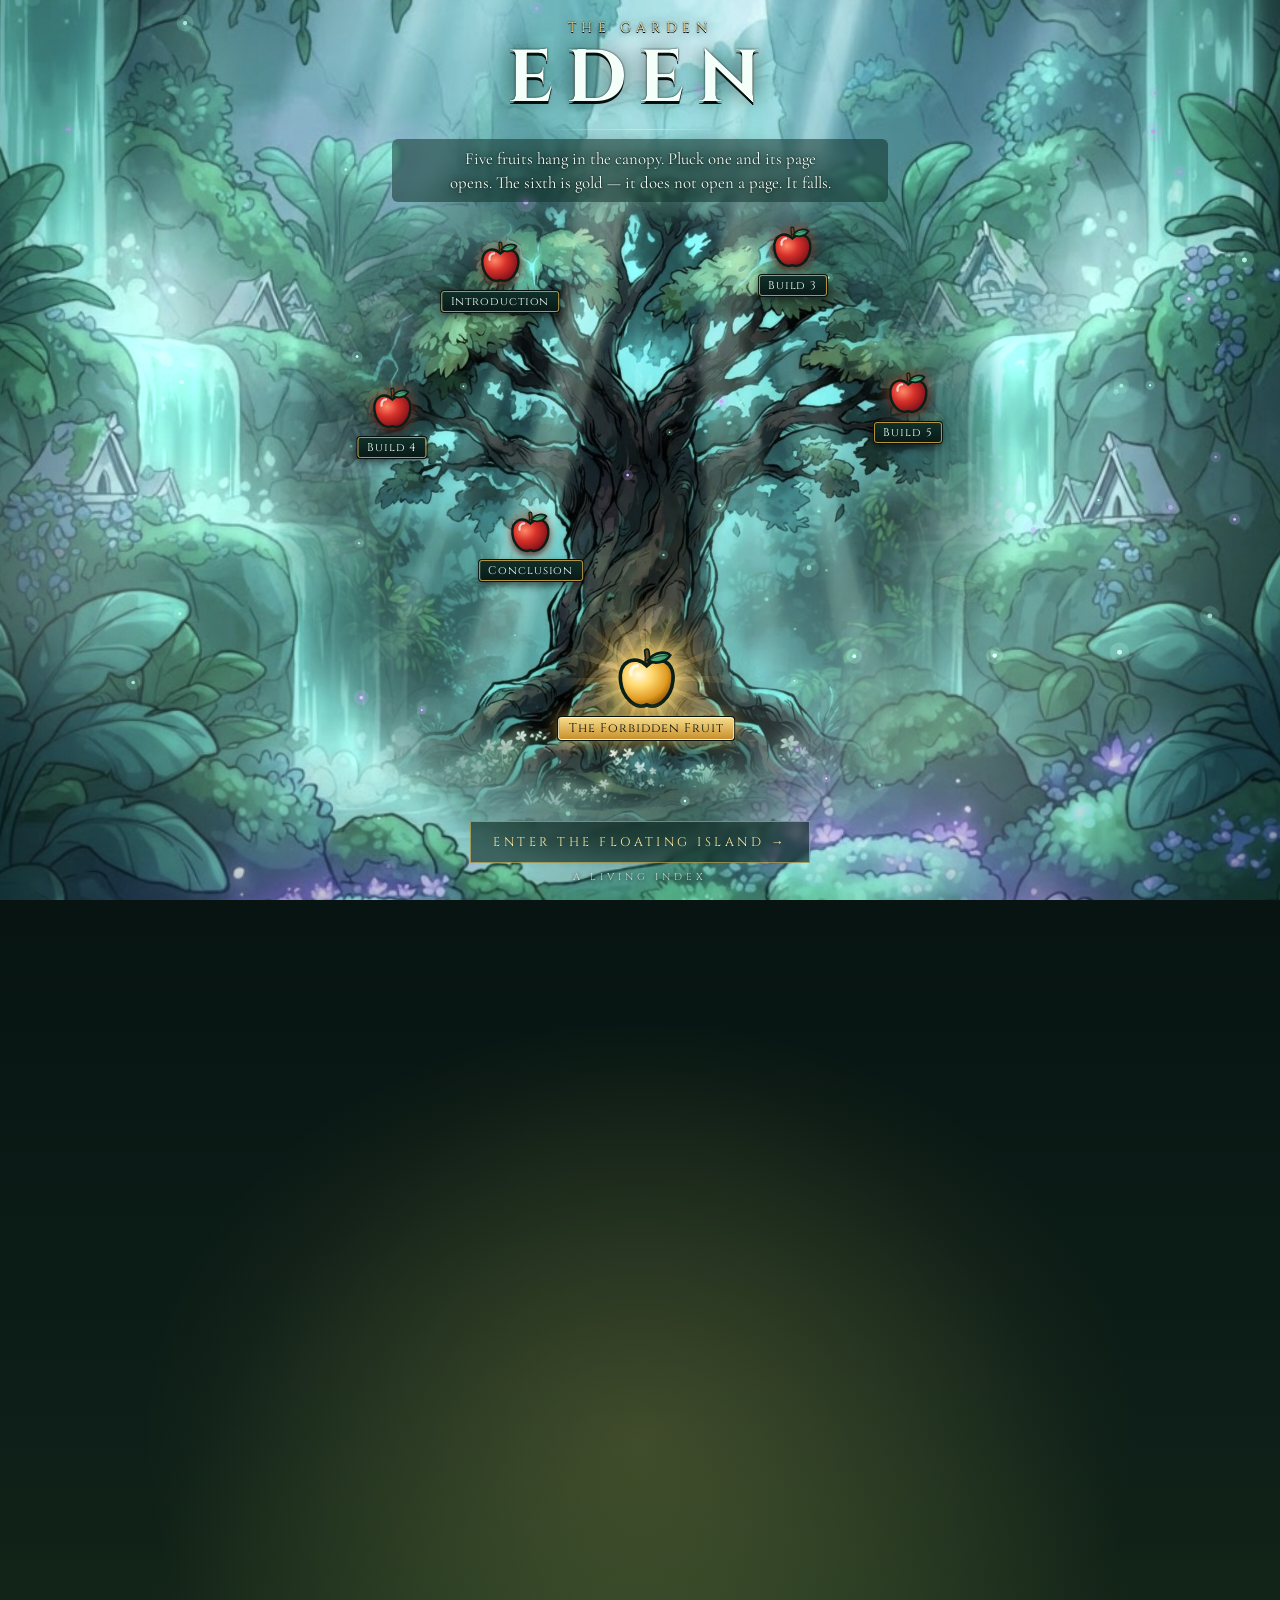
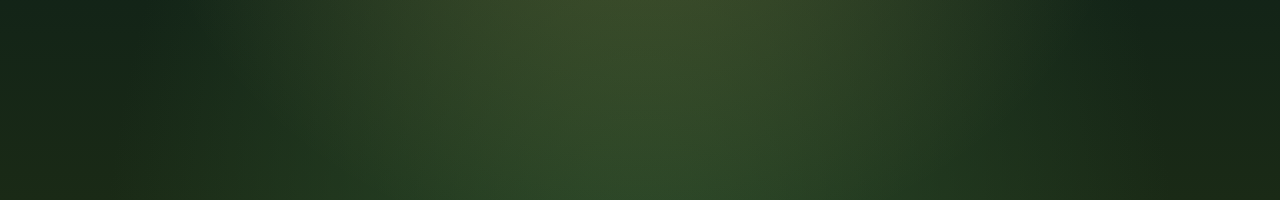
<file: eden/index.html>
<!DOCTYPE html>
<html lang="en">
<head>
  <meta charset="UTF-8" />
  <meta name="viewport" content="width=device-width, initial-scale=1.0" />
  <title>The Garden of Eden | Paradise Lost</title>
  <meta name="description" content="A glowing Garden of Eden. Pick a fruit from the tree to read an essay." />
  <link rel="preconnect" href="https://fonts.googleapis.com" />
  <link rel="preconnect" href="https://fonts.gstatic.com" crossorigin />
  <link href="https://fonts.googleapis.com/css2?family=Cinzel:wght@500;700&family=Cormorant+Garamond:ital,wght@0,500;1,500&display=swap" rel="stylesheet" />
  <link rel="stylesheet" href="garden.css?v=8" />
</head>
<body>
  <!--
    HOW TO EDIT
    - The apples and where they lead are listed in garden.js (const FRUIT at the top).
    - The essays are in the essays/ folder: open one and replace the placeholder text.
    - The Earth page is the <section id="earth"> below.
  -->

  <!-- Shared colors for the apple drawings -->
  <svg width="0" height="0" style="position:absolute" aria-hidden="true">
    <defs>
      <radialGradient id="appleRed" cx="35%" cy="35%" r="70%">
        <stop offset="0" stop-color="#ff8a6a" />
        <stop offset="0.45" stop-color="#d8322a" />
        <stop offset="1" stop-color="#7a0f18" />
      </radialGradient>
      <radialGradient id="appleGold" cx="35%" cy="32%" r="72%">
        <stop offset="0" stop-color="#fffbe0" />
        <stop offset="0.35" stop-color="#ffd970" />
        <stop offset="0.75" stop-color="#e09a22" />
        <stop offset="1" stop-color="#8a5208" />
      </radialGradient>
      <linearGradient id="leafGreen" x1="0" y1="0" x2="1" y2="1">
        <stop offset="0" stop-color="#7fe0a8" />
        <stop offset="1" stop-color="#1f7a50" />
      </linearGradient>
    </defs>
  </svg>

  <!-- ============ THE GARDEN ============ -->
  <section class="garden" id="garden" aria-label="The Garden of Eden">
    <canvas id="scene" aria-hidden="true"></canvas>
    <canvas id="fx" aria-hidden="true"></canvas>
    <header class="title">
      <p class="eyebrow">The Garden</p>
      <h1>Eden</h1>
      <div class="rule"></div>
      <p class="intro">Five fruits hang in the canopy. Pluck one and its page opens. The sixth is gold — it does not open a page. It falls.</p>
    </header>
    <div id="apples"></div>
    <div class="bottom">
      <a class="island-link" href="island.html">Enter the floating island <span aria-hidden="true">→</span></a>
      <p class="tagline">A living index</p>
    </div>
    <div class="loading" id="loading">The garden awakens…</div>
  </section>

  <!-- ============ EARTH (reached by the Forbidden Fruit) ============ -->
  <section class="earth" id="earth" aria-label="Earth">
    <div class="earth-inner">
      <p class="eyebrow">Beyond the Garden</p>
      <h2>Earth</h2>
      <p class="earth-text">This page is waiting for its design. Send the inspiration and it will be built here.</p>
      <button class="return" id="return">Return to the Garden</button>
    </div>
  </section>

  <div class="flash" id="flash" aria-hidden="true"></div>
  <script type="module" src="garden.js?v=11"></script>
</body>
</html>
</file>
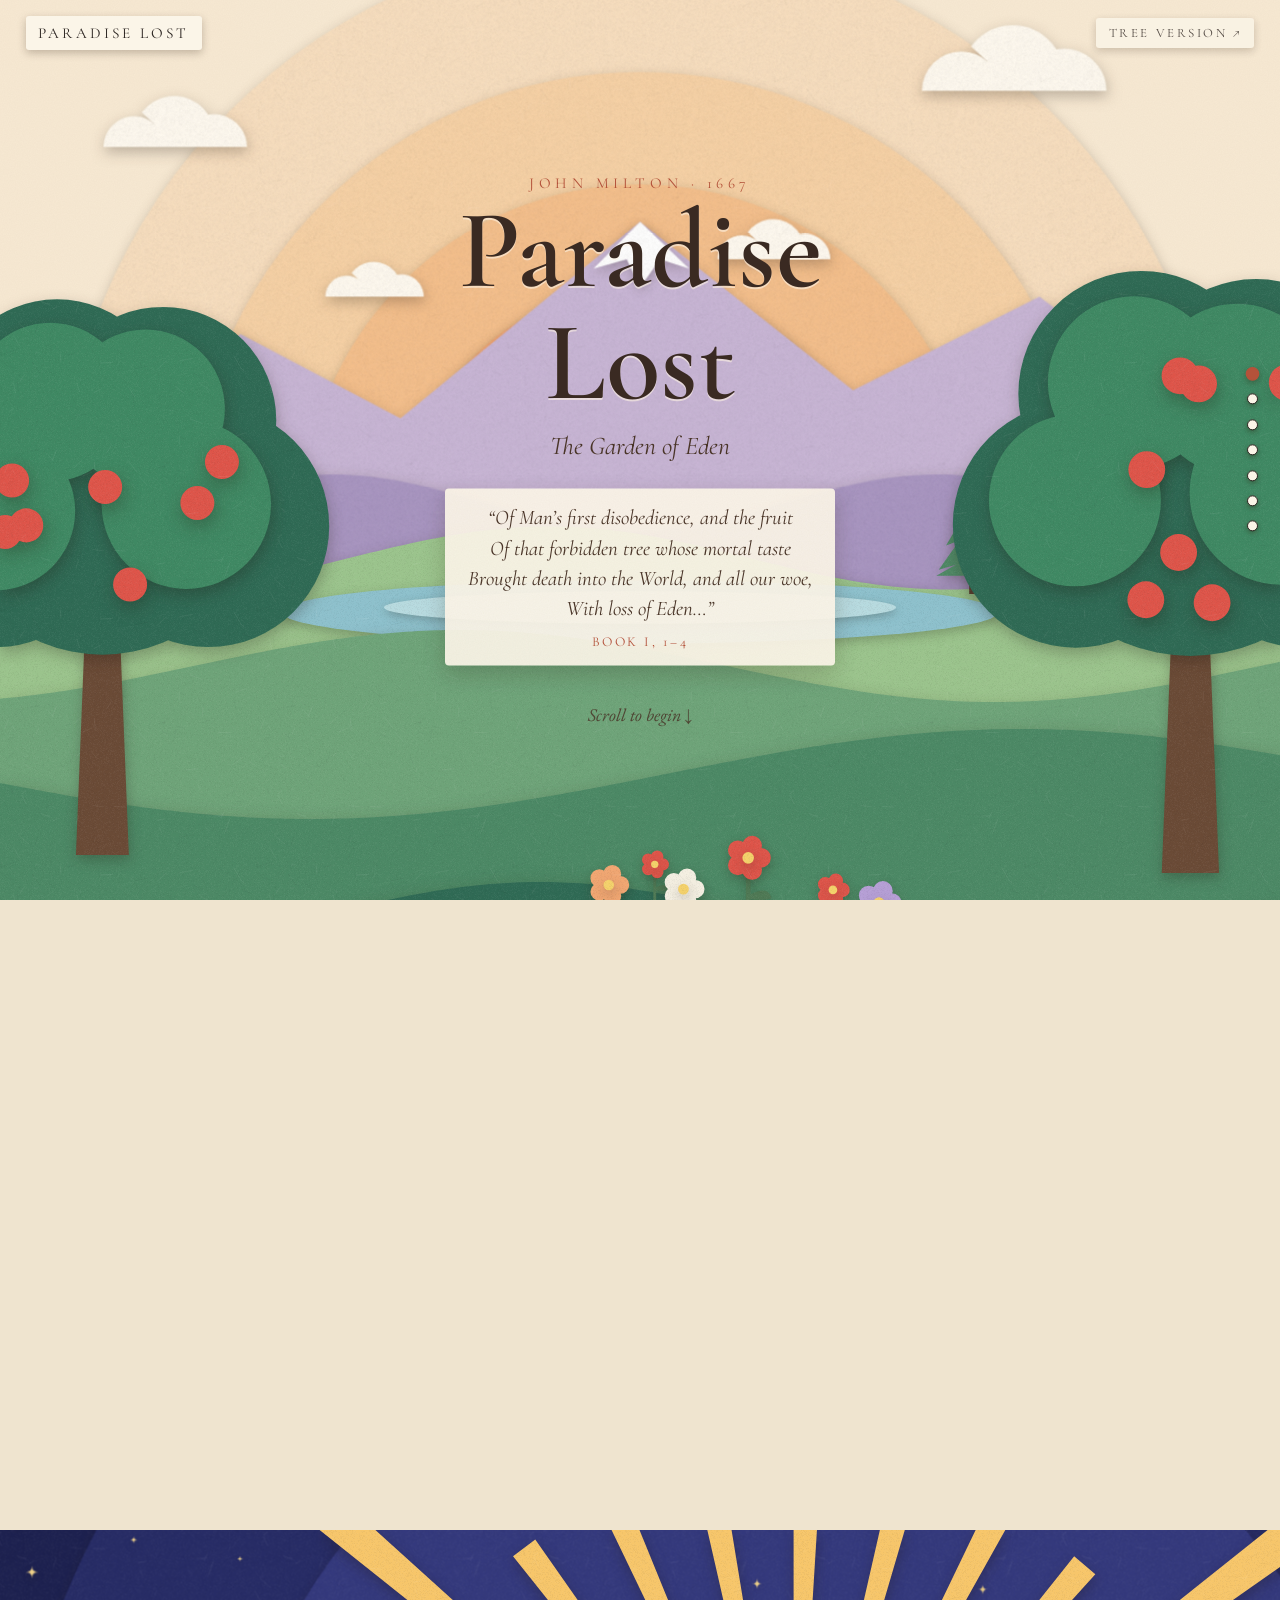
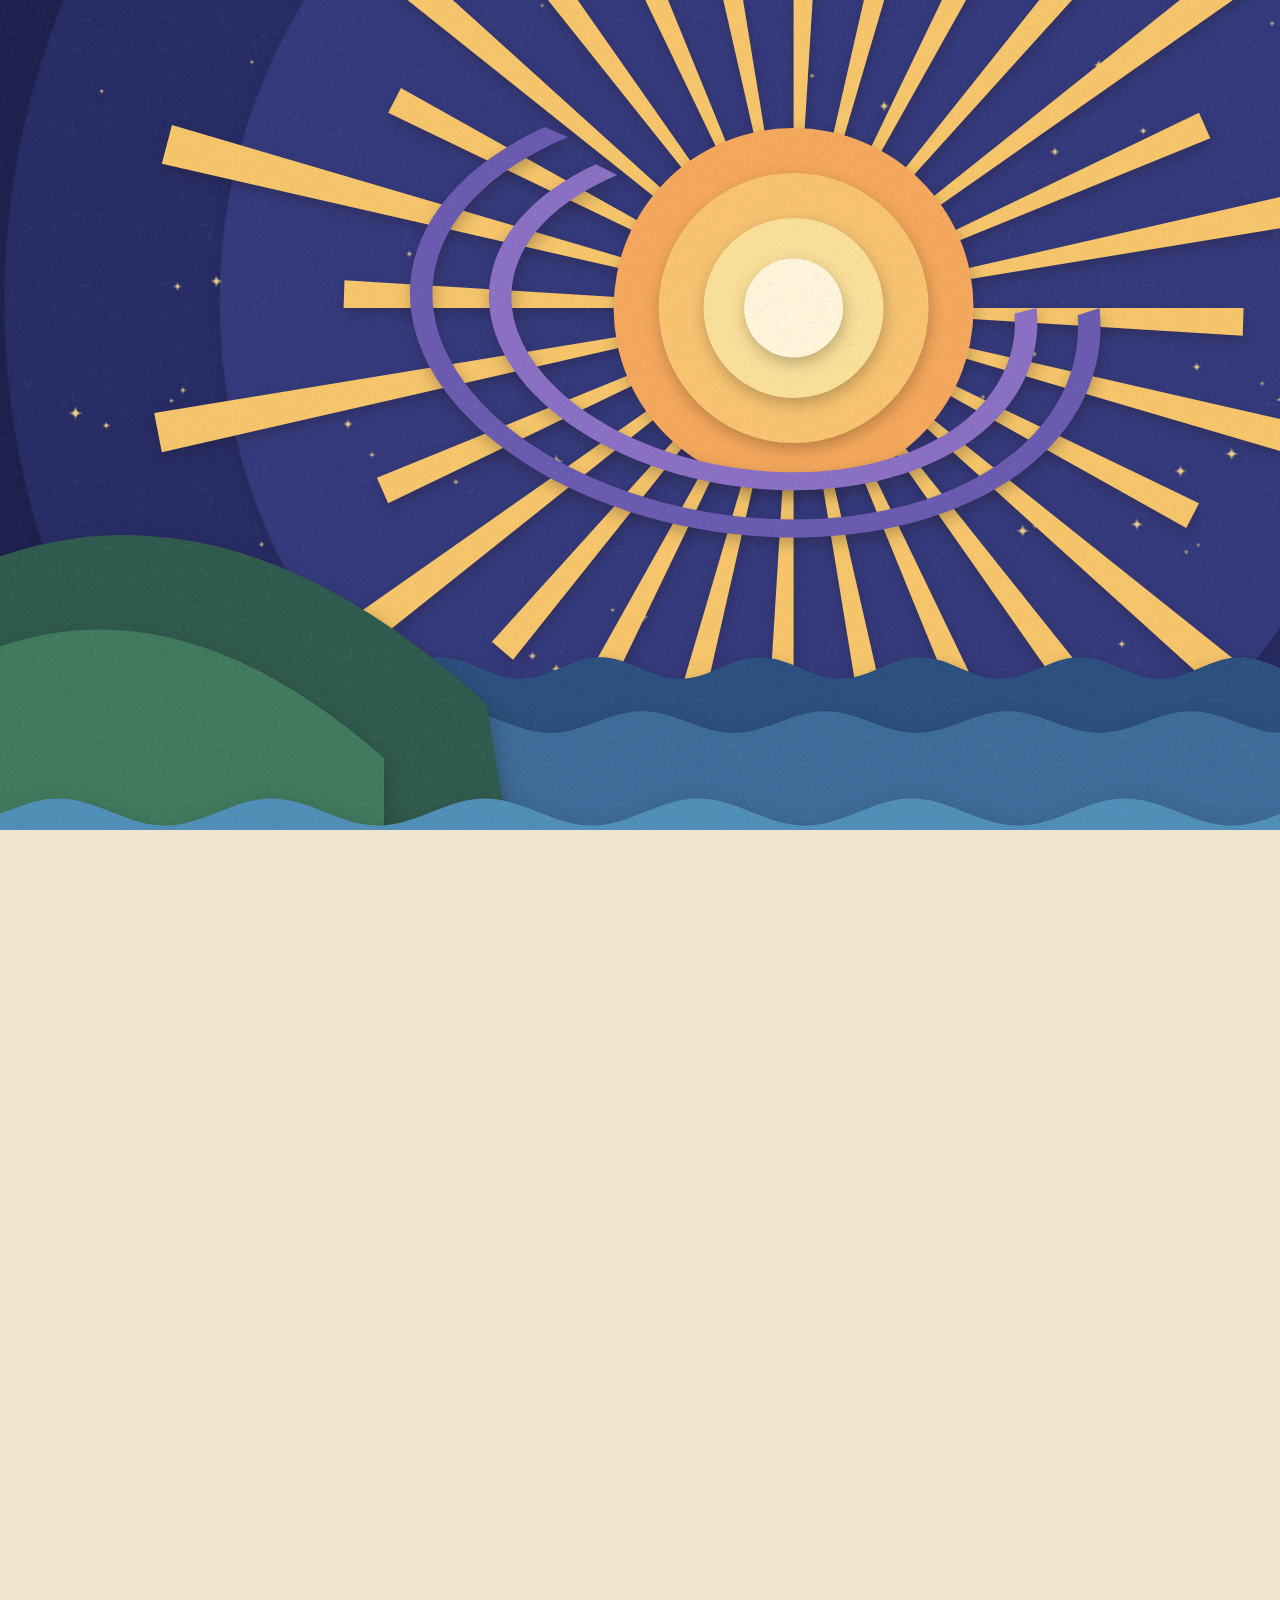
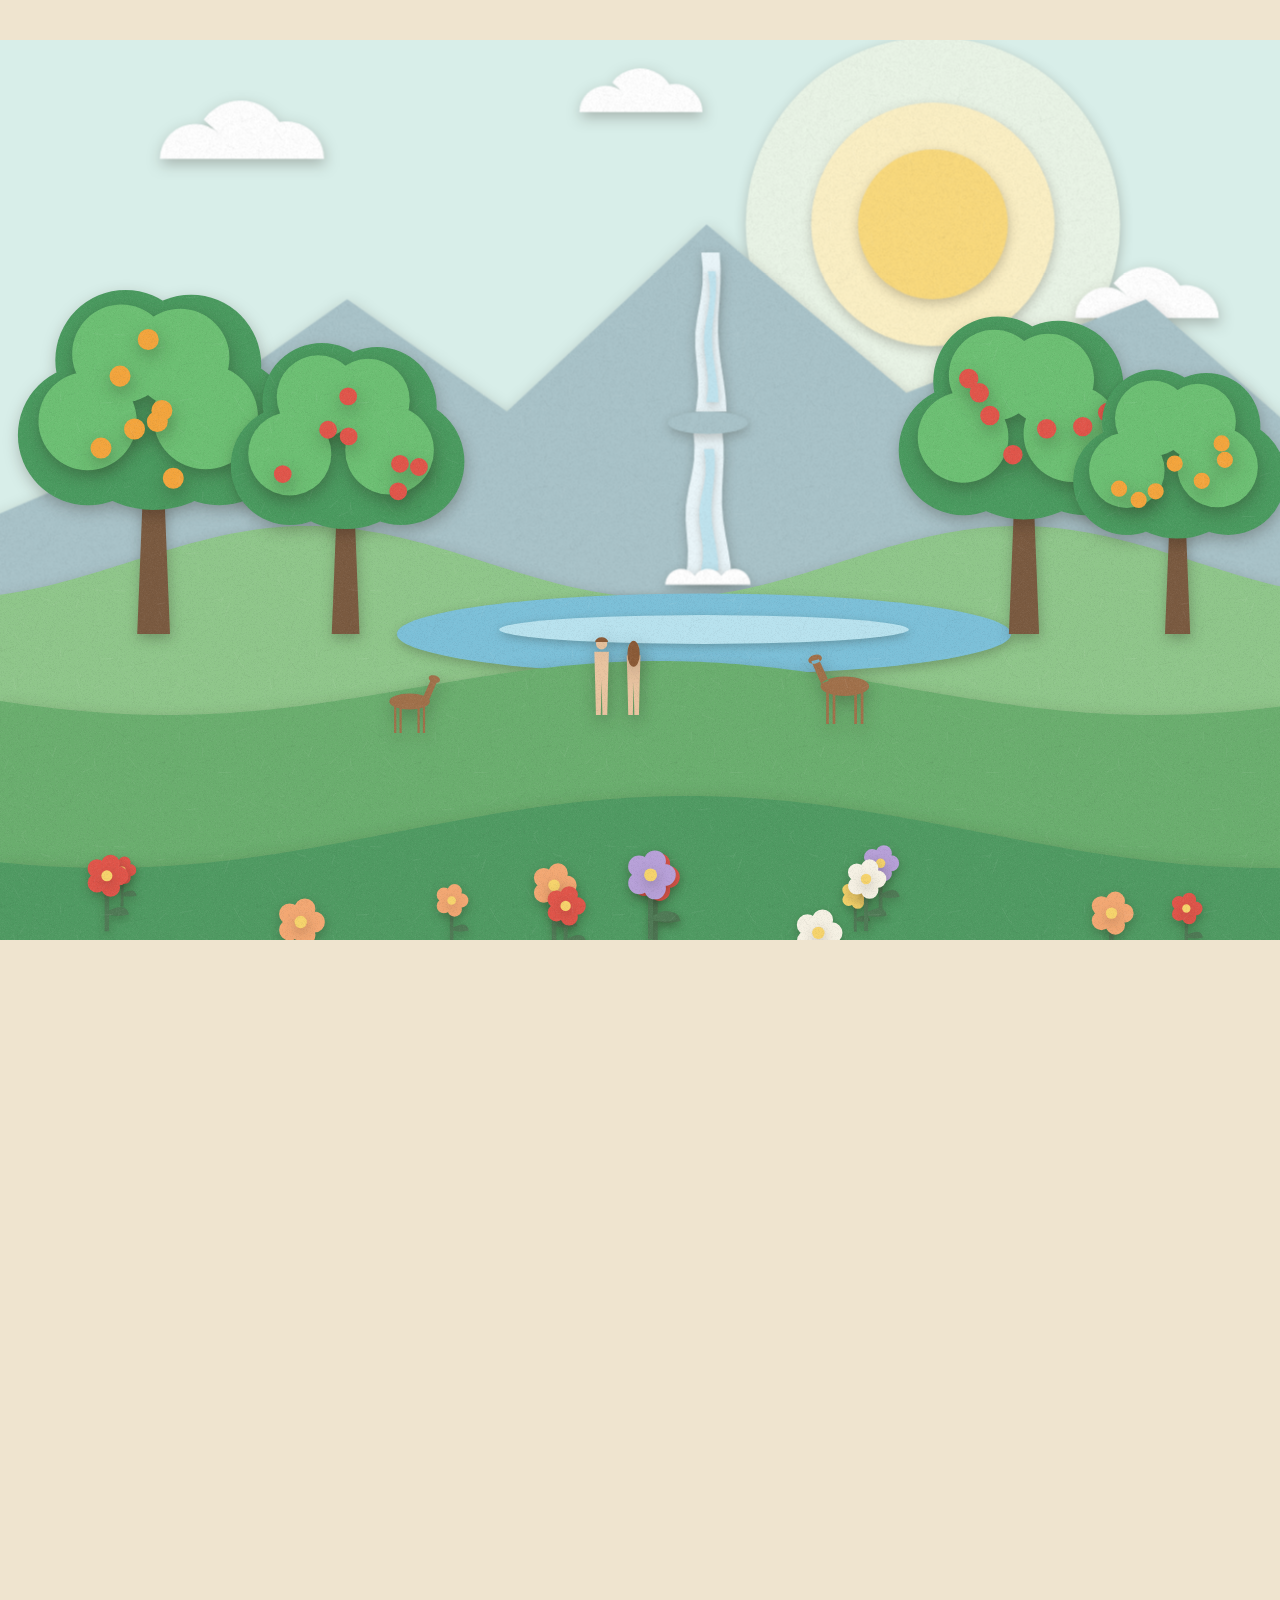
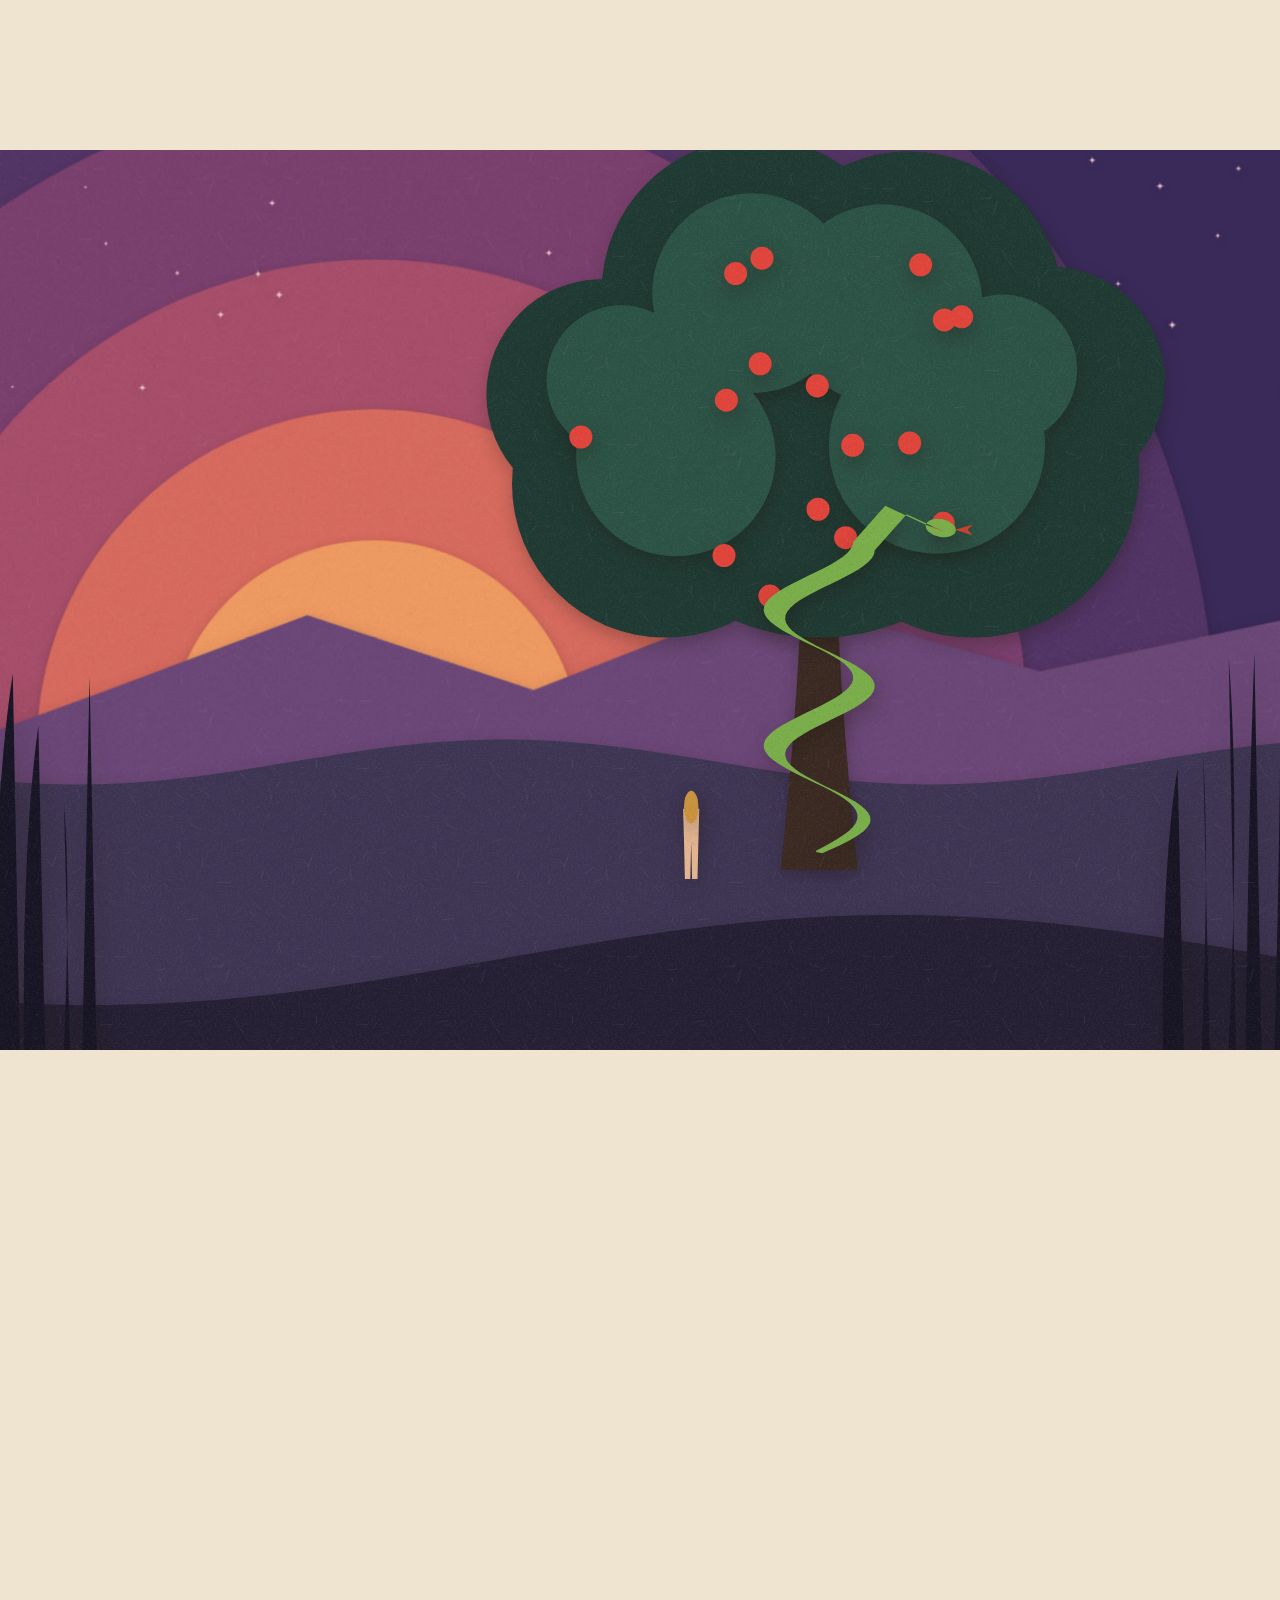
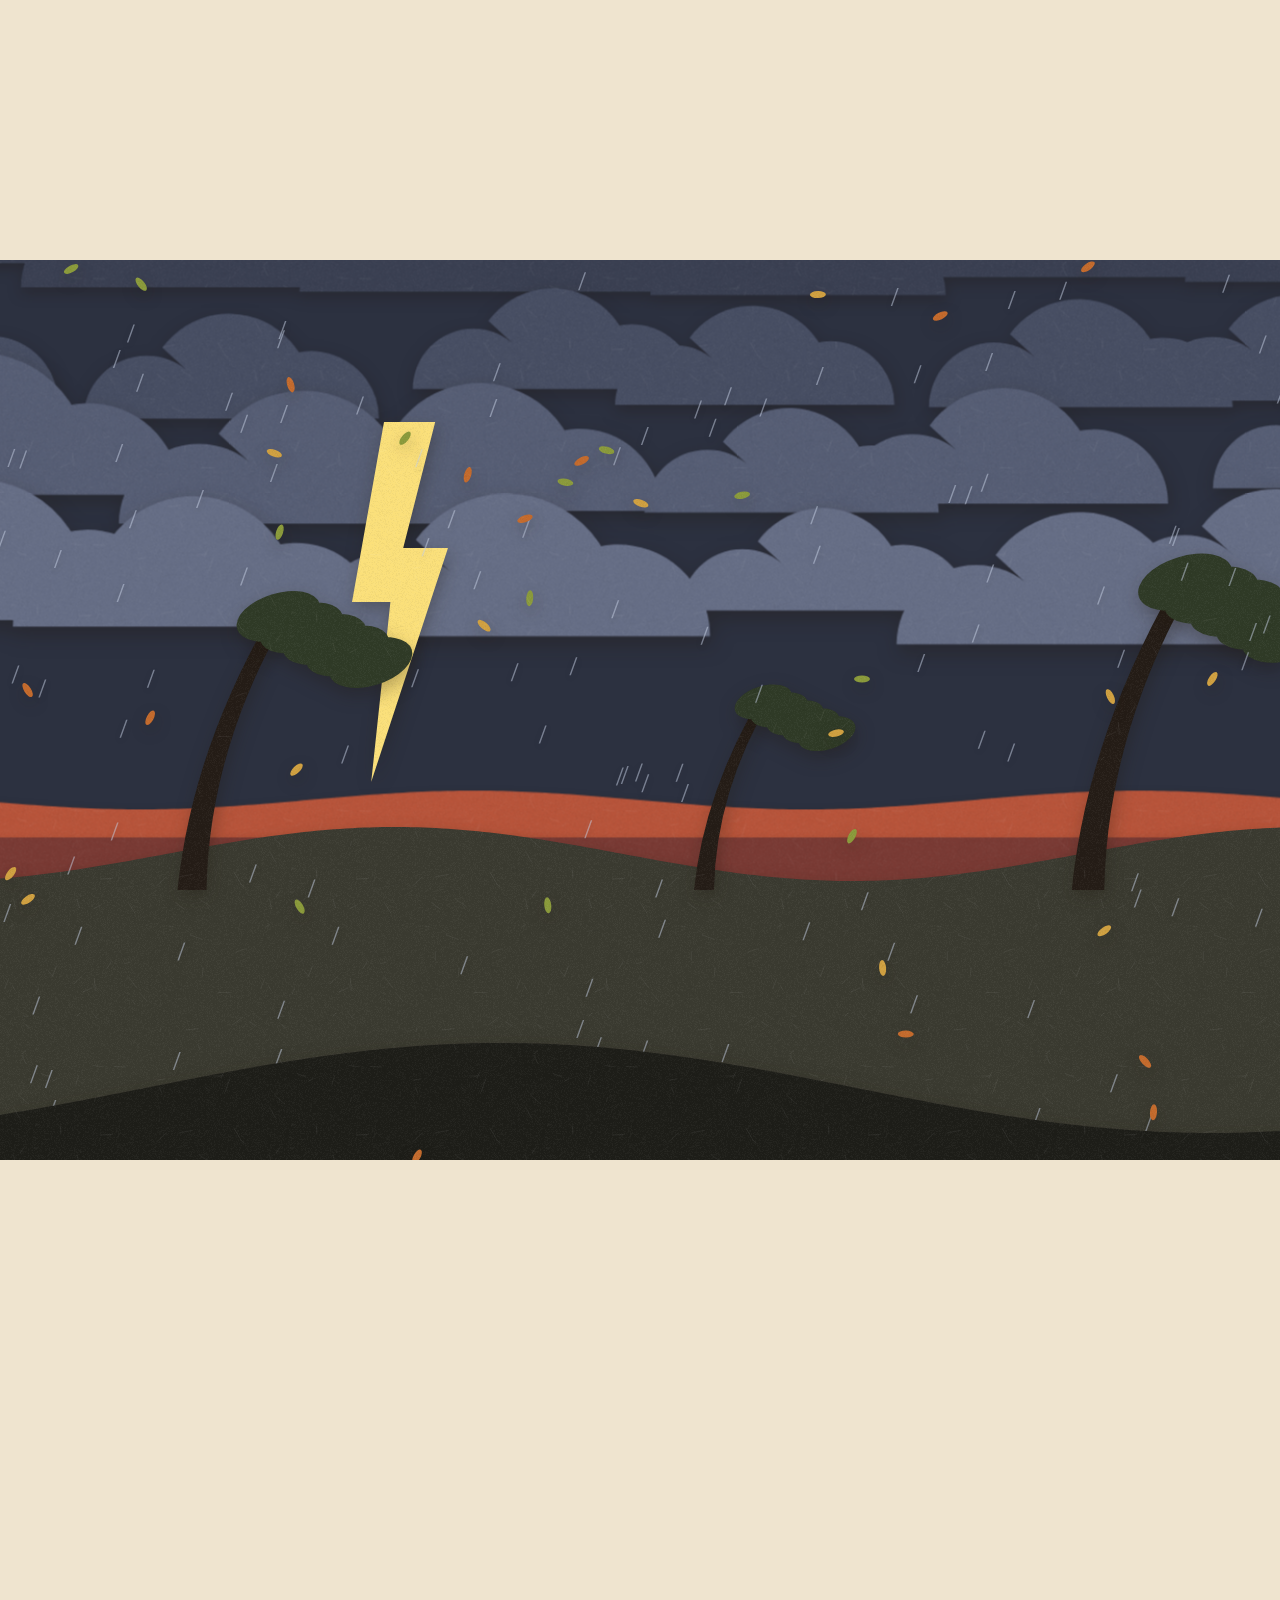
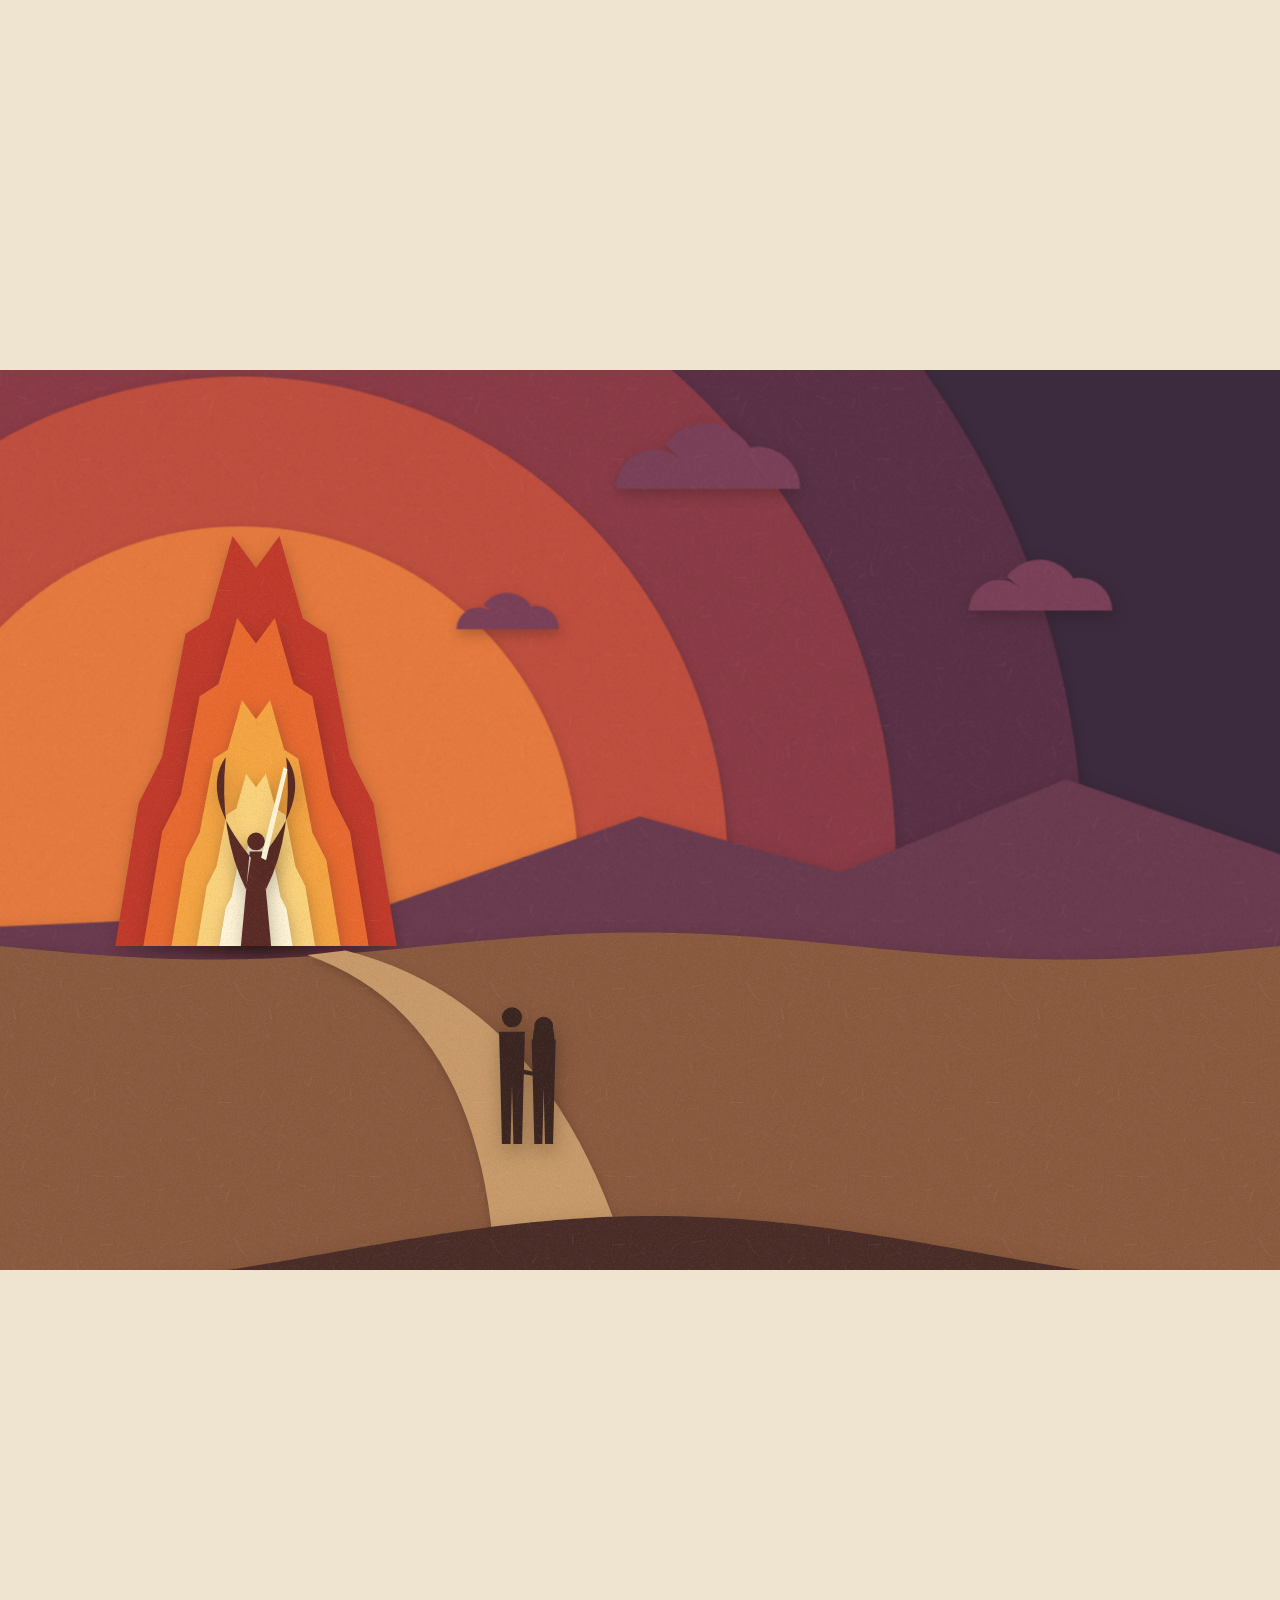
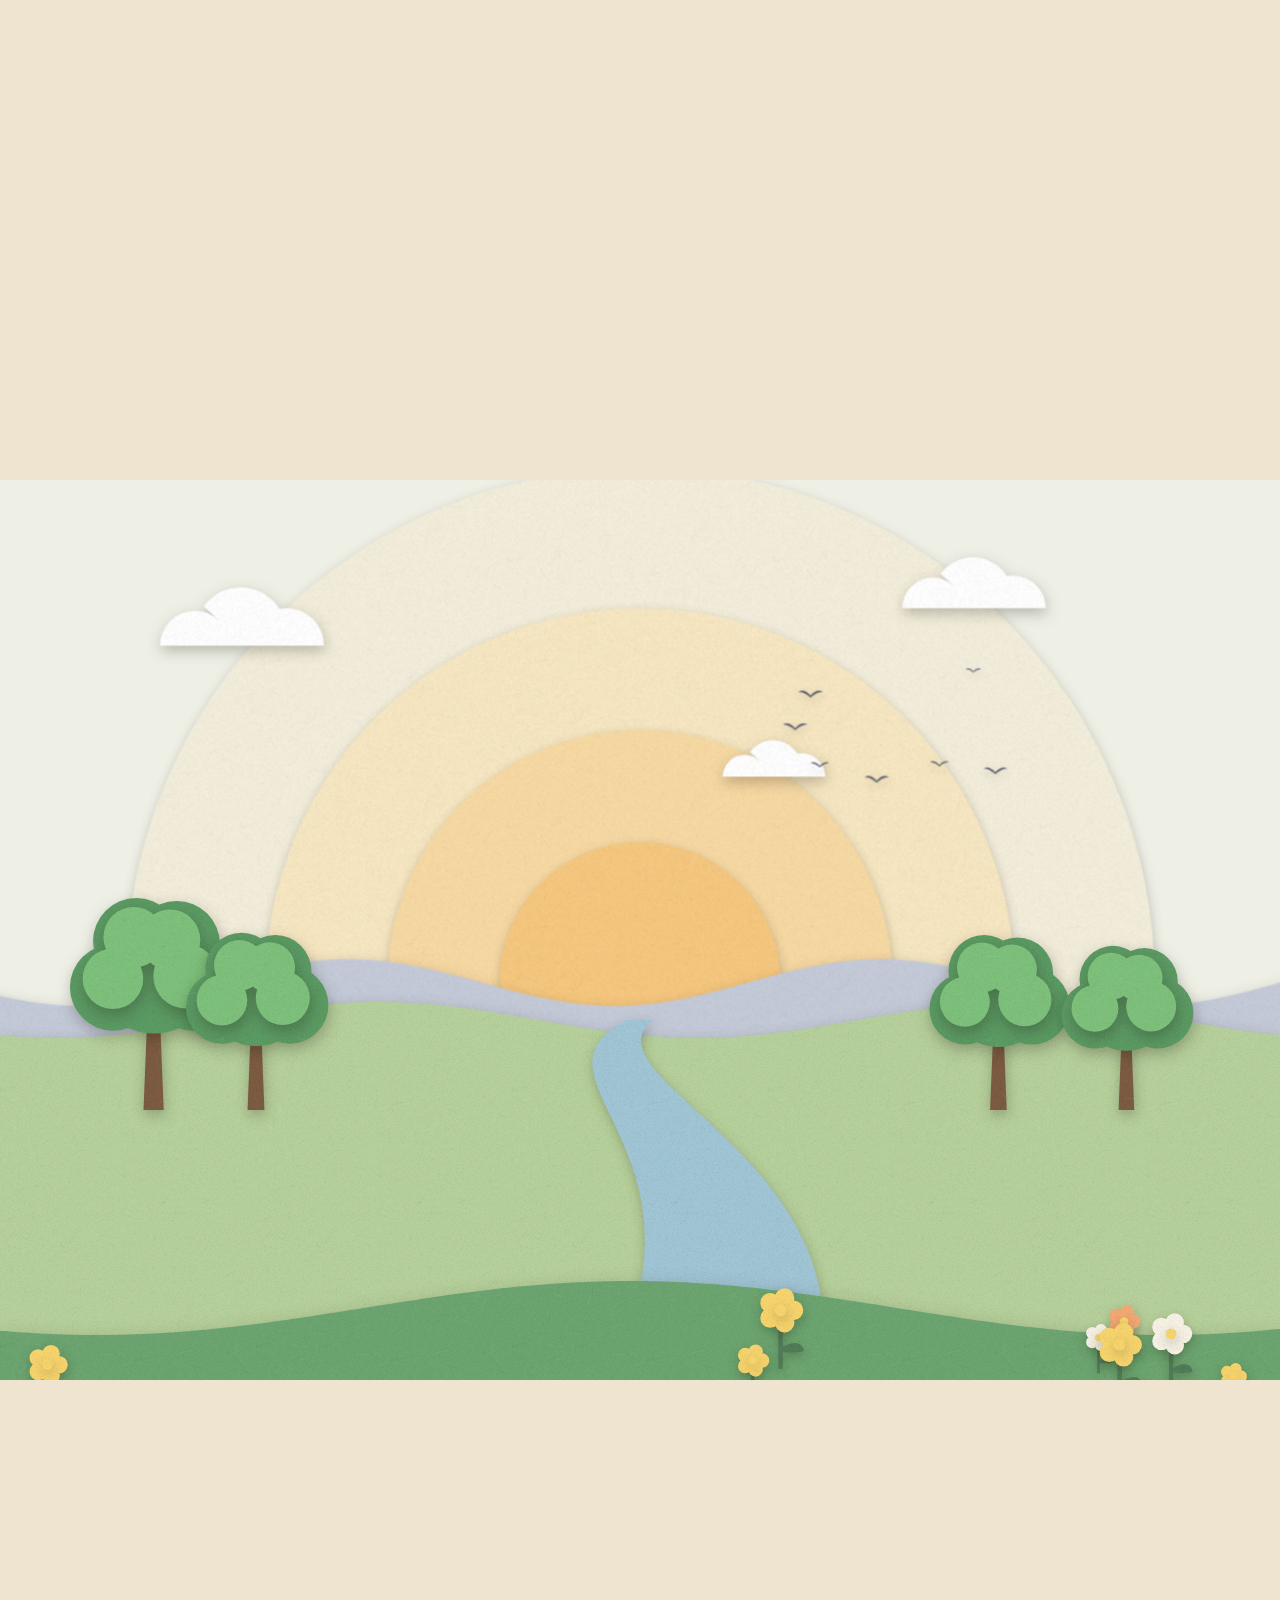
<file: story/index.html>
<!DOCTYPE html>
<html lang="en">
<head>
  <meta charset="UTF-8" />
  <meta name="viewport" content="width=device-width, initial-scale=1.0" />
  <title>Paradise Lost | The Garden of Eden</title>
  <meta name="description" content="A scrolling journey through Milton's Paradise Lost, from Creation to the Expulsion from Eden." />
  <link rel="preconnect" href="https://fonts.googleapis.com" />
  <link rel="preconnect" href="https://fonts.gstatic.com" crossorigin />
  <link href="https://fonts.googleapis.com/css2?family=Cormorant+Garamond:ital,wght@0,500;0,600;1,500&family=EB+Garamond:ital@0;1&display=swap" rel="stylesheet" />
  <link rel="stylesheet" href="story.css?v=4" />
</head>
<body>
  <!--
    HOW TO EDIT THIS PAGE
    Each <section class="scene"> below is one painted scene.
    - data-scene picks the painting (dawn, creation, garden, serpent, fall, expulsion, world).
    - Change the chapter title, quote and paragraph text inside each section.
    - Set the "Read more" link's href to a page your group makes (e.g. "creation.html").
  -->

  <header class="topbar">
    <a class="brand" href="#top">Paradise Lost</a>
    <a class="switch" href="../index.html">Tree version ↗</a>
  </header>

  <nav class="dots" aria-label="Chapters"></nav>

  <main>
    <!-- Opening -->
    <section class="scene hero" id="top" data-scene="dawn" data-title="Opening">
      <div class="stage">
        <div class="layers" aria-hidden="true"></div>
        <div class="panel center">
          <p class="kicker">John Milton · 1667</p>
          <h1>Paradise Lost</h1>
          <p class="sub">The Garden of Eden</p>
          <blockquote>
            “Of Man’s first disobedience, and the fruit<br />
            Of that forbidden tree whose mortal taste<br />
            Brought death into the World, and all our woe,<br />
            With loss of Eden…”
            <cite>Book I, 1–4</cite>
          </blockquote>
          <p class="scroll-cue">Scroll to begin <span>↓</span></p>
        </div>
      </div>
    </section>

    <!-- I. Creation -->
    <section class="scene" id="creation" data-scene="creation" data-title="Creation">
      <div class="stage">
        <div class="layers" aria-hidden="true"></div>
        <div class="panel left">
          <p class="numeral">I</p>
          <h2>Creation</h2>
          <blockquote>
            “Let there be light, said God, and forthwith light<br />
            Ethereal, first of things, quintessence pure,<br />
            Sprung from the deep…”
            <cite>Book VII, 243–245</cite>
          </blockquote>
          <p>Out of darkness and chaos, the world is made: light, sky, sea and land, and at last the first man and woman, shaped in God’s image.</p>
          <a class="more" href="">Read more</a>
        </div>
      </div>
    </section>

    <!-- II. The Garden -->
    <section class="scene" id="garden" data-scene="garden" data-title="The Garden">
      <div class="stage">
        <div class="layers" aria-hidden="true"></div>
        <div class="panel right">
          <p class="numeral">II</p>
          <h2>The Garden</h2>
          <blockquote>
            “A happy rural seat of various view…”
            <cite>Book IV, 247</cite>
          </blockquote>
          <p>Adam and Eve live in Eden: a paradise of rivers, groves, fruit and gentle animals, with only one command: do not eat from the Tree of Knowledge.</p>
          <a class="more" href="">Read more</a>
        </div>
      </div>
    </section>

    <!-- III. The Serpent -->
    <section class="scene" id="serpent" data-scene="serpent" data-title="The Serpent">
      <div class="stage">
        <div class="layers" aria-hidden="true"></div>
        <div class="panel left">
          <p class="numeral">III</p>
          <h2>The Serpent</h2>
          <blockquote>
            “The serpent subtlest beast of all the field…”
            <cite>Book IX, 86</cite>
          </blockquote>
          <p>Satan, cast out of Heaven, slips into the garden disguised as a serpent and finds Eve alone, praising her and the fruit of the forbidden tree.</p>
          <a class="more" href="">Read more</a>
        </div>
      </div>
    </section>

    <!-- IV. The Fall -->
    <section class="scene" id="fall" data-scene="fall" data-title="The Fall">
      <div class="stage">
        <div class="layers" aria-hidden="true"></div>
        <div class="flash" aria-hidden="true"></div>
        <div class="panel right">
          <p class="numeral">IV</p>
          <h2>The Fall</h2>
          <blockquote>
            “Earth felt the wound, and Nature from her seat<br />
            Sighing through all her works gave signs of woe,<br />
            That all was lost.”
            <cite>Book IX, 782–784</cite>
          </blockquote>
          <p>Eve eats the fruit, and Adam chooses to share her fate. The harmony of Eden breaks: storms rise, and shame and blame enter the world.</p>
          <a class="more" href="">Read more</a>
        </div>
      </div>
    </section>

    <!-- V. The Expulsion -->
    <section class="scene" id="expulsion" data-scene="expulsion" data-title="The Expulsion">
      <div class="stage">
        <div class="layers" aria-hidden="true"></div>
        <div class="panel right">
          <p class="numeral">V</p>
          <h2>The Expulsion</h2>
          <blockquote>
            “They hand in hand with wandering steps and slow,<br />
            Through Eden took their solitary way.”
            <cite>Book XII, 648–649</cite>
          </blockquote>
          <p>The archangel Michael leads Adam and Eve out of Paradise. Behind them the gate blazes with a flaming sword; ahead lies the wide world.</p>
          <a class="more" href="">Read more</a>
        </div>
      </div>
    </section>

    <!-- Closing -->
    <section class="scene" id="world" data-scene="world" data-title="The World">
      <div class="stage">
        <div class="layers" aria-hidden="true"></div>
        <div class="panel center">
          <blockquote class="big">
            “The world was all before them, where to choose<br />
            Their place of rest, and Providence their guide…”
            <cite>Book XII, 646–647</cite>
          </blockquote>
          <p class="credits">A project for HNR 241 · Fall 2026</p>
        </div>
      </div>
    </section>
  </main>

  <div class="toast" id="toast" role="status" aria-live="polite"></div>
  <div class="grain" aria-hidden="true"></div>

  <script type="module" src="story.js?v=4"></script>
</body>
</html>
</file>
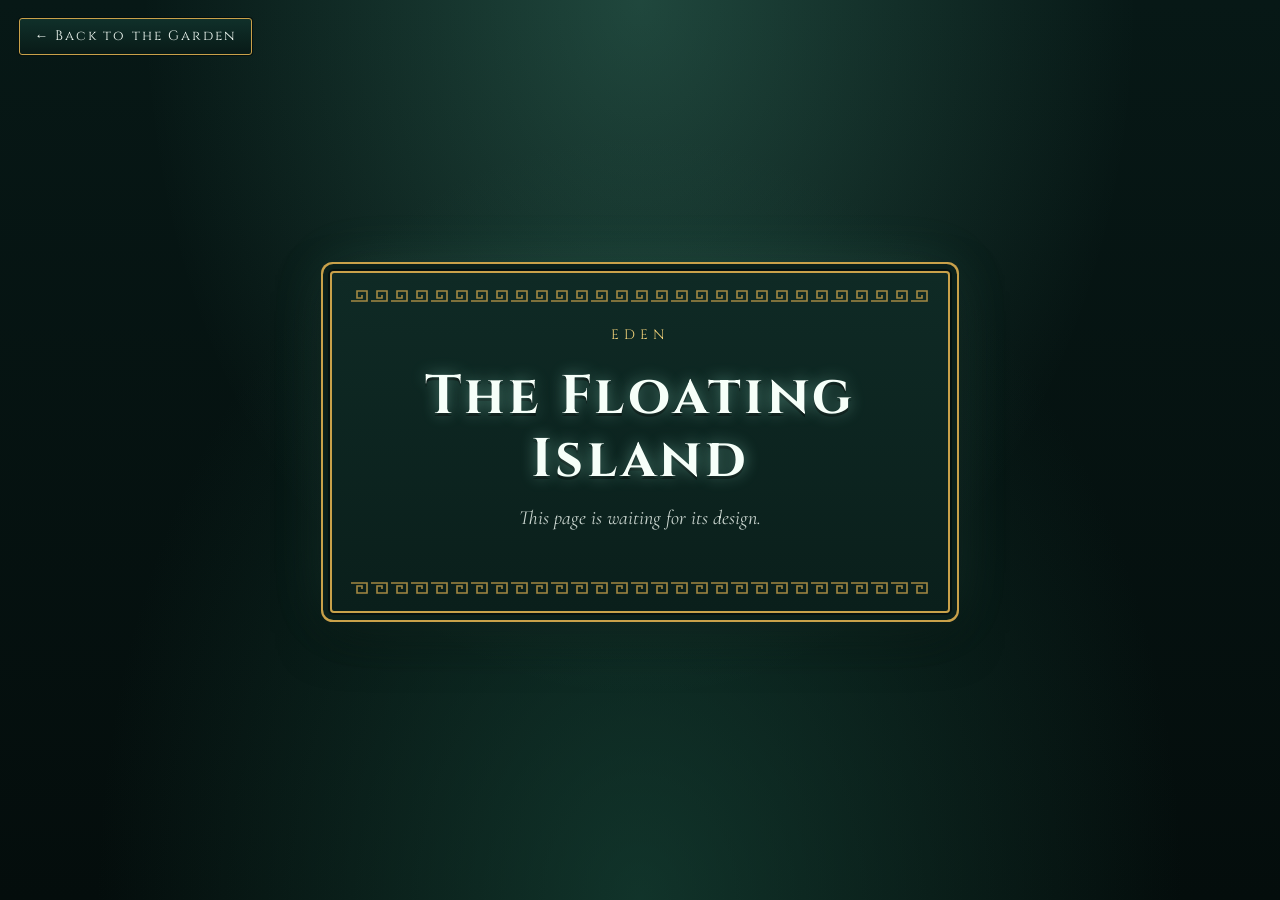
<file: eden/island.html>
<!DOCTYPE html>
<html lang="en">
<head>
  <meta charset="UTF-8" />
  <meta name="viewport" content="width=device-width, initial-scale=1.0" />
  <title>The Floating Island | Eden</title>
  <link rel="preconnect" href="https://fonts.googleapis.com" />
  <link rel="preconnect" href="https://fonts.gstatic.com" crossorigin />
  <link href="https://fonts.googleapis.com/css2?family=Cinzel:wght@500;700&family=Cormorant+Garamond:ital,wght@0,500;1,500&display=swap" rel="stylesheet" />
  <link rel="stylesheet" href="essays/essay.css?v=2" />
  <style>
    body { display: grid; place-items: center; text-align: center; }
    .scroll { max-width: 620px; }
    .soon { font-style: italic; opacity: 0.85; }
  </style>
</head>
<body>
  <a class="back" href="index.html">← Back to the Garden</a>
  <article class="scroll">
    <p class="kicker">Eden</p>
    <h1>The Floating Island</h1>
    <p class="soon">This page is waiting for its design.</p>
  </article>
</body>
</html>
</file>
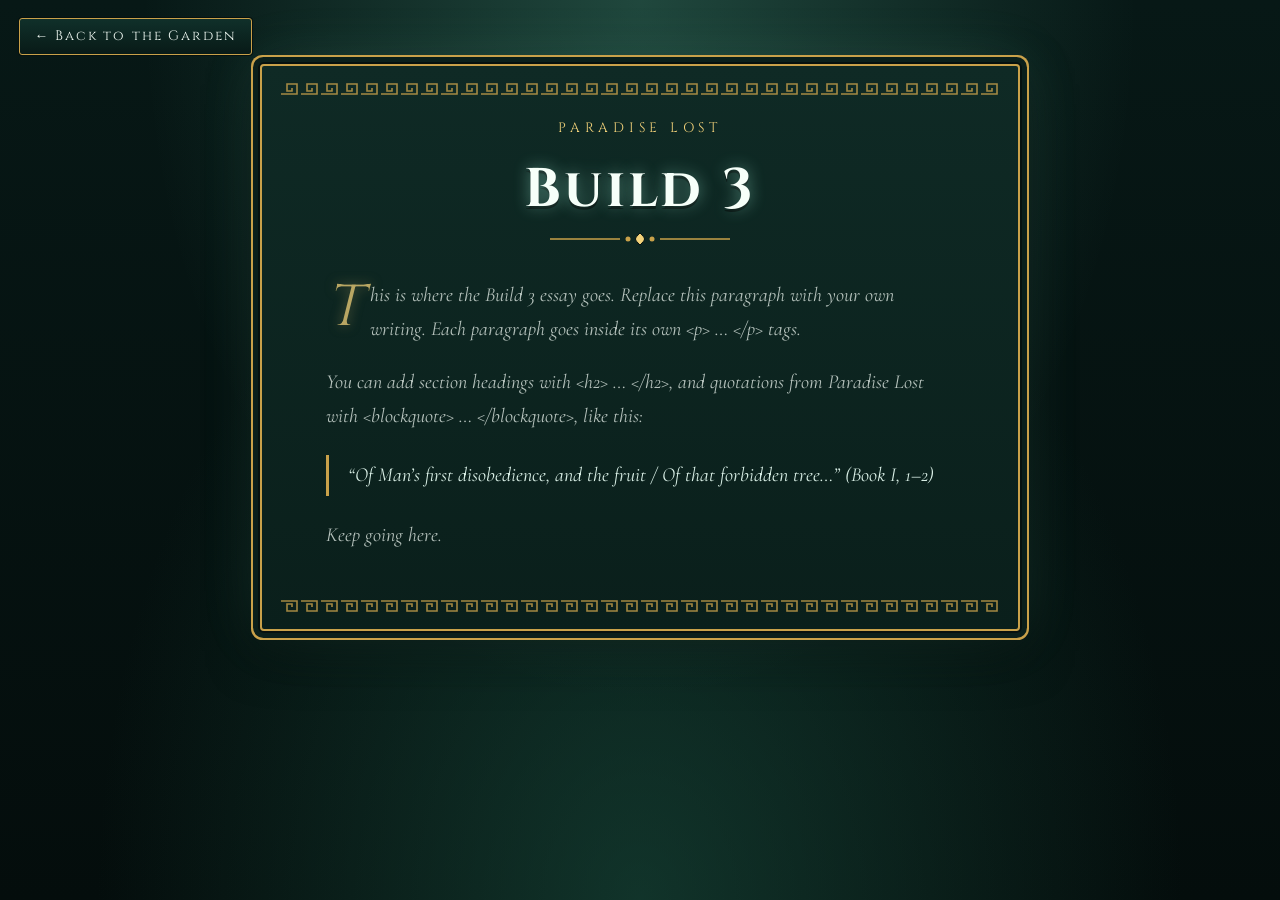
<file: eden/essays/build-3.html>
<!DOCTYPE html>
<html lang="en">
<head>
  <meta charset="UTF-8" />
  <meta name="viewport" content="width=device-width, initial-scale=1.0" />
  <title>Build 3 | The Garden of Eden</title>
  <link rel="preconnect" href="https://fonts.googleapis.com" />
  <link rel="preconnect" href="https://fonts.gstatic.com" crossorigin />
  <link href="https://fonts.googleapis.com/css2?family=Cinzel:wght@500;700&family=Cormorant+Garamond:ital,wght@0,500;1,500&display=swap" rel="stylesheet" />
  <link rel="stylesheet" href="essay.css?v=2" />
</head>
<body>
  <a class="back" href="../index.html">← Back to the Garden</a>
  <article class="scroll">
    <p class="kicker">Paradise Lost</p>
    <h1>Build 3</h1>
    <svg class="divider" viewBox="0 0 180 14" aria-hidden="true">
      <path d="M0 7 H70 M110 7 H180" stroke="#c9a14a" stroke-width="1.5"/>
      <path d="M90 1 C96 7 96 7 90 13 C84 7 84 7 90 1 Z" fill="#f3d27a" stroke="#06110f"/>
      <circle cx="78" cy="7" r="2.5" fill="#c9a14a"/><circle cx="102" cy="7" r="2.5" fill="#c9a14a"/>
    </svg>

    <!-- ===== Replace everything below with your essay ===== -->
    <p class="drop placeholder">This is where the Build 3 essay goes. Replace this paragraph with your own writing. Each paragraph goes inside its own &lt;p&gt; … &lt;/p&gt; tags.</p>
    <p class="placeholder">You can add section headings with &lt;h2&gt; … &lt;/h2&gt;, and quotations from Paradise Lost with &lt;blockquote&gt; … &lt;/blockquote&gt;, like this:</p>
    <blockquote>“Of Man’s first disobedience, and the fruit / Of that forbidden tree…” (Book I, 1–2)</blockquote>
    <p class="placeholder">Keep going here.</p>
    <!-- ===== End of essay ===== -->
  </article>
</body>
</html>
</file>
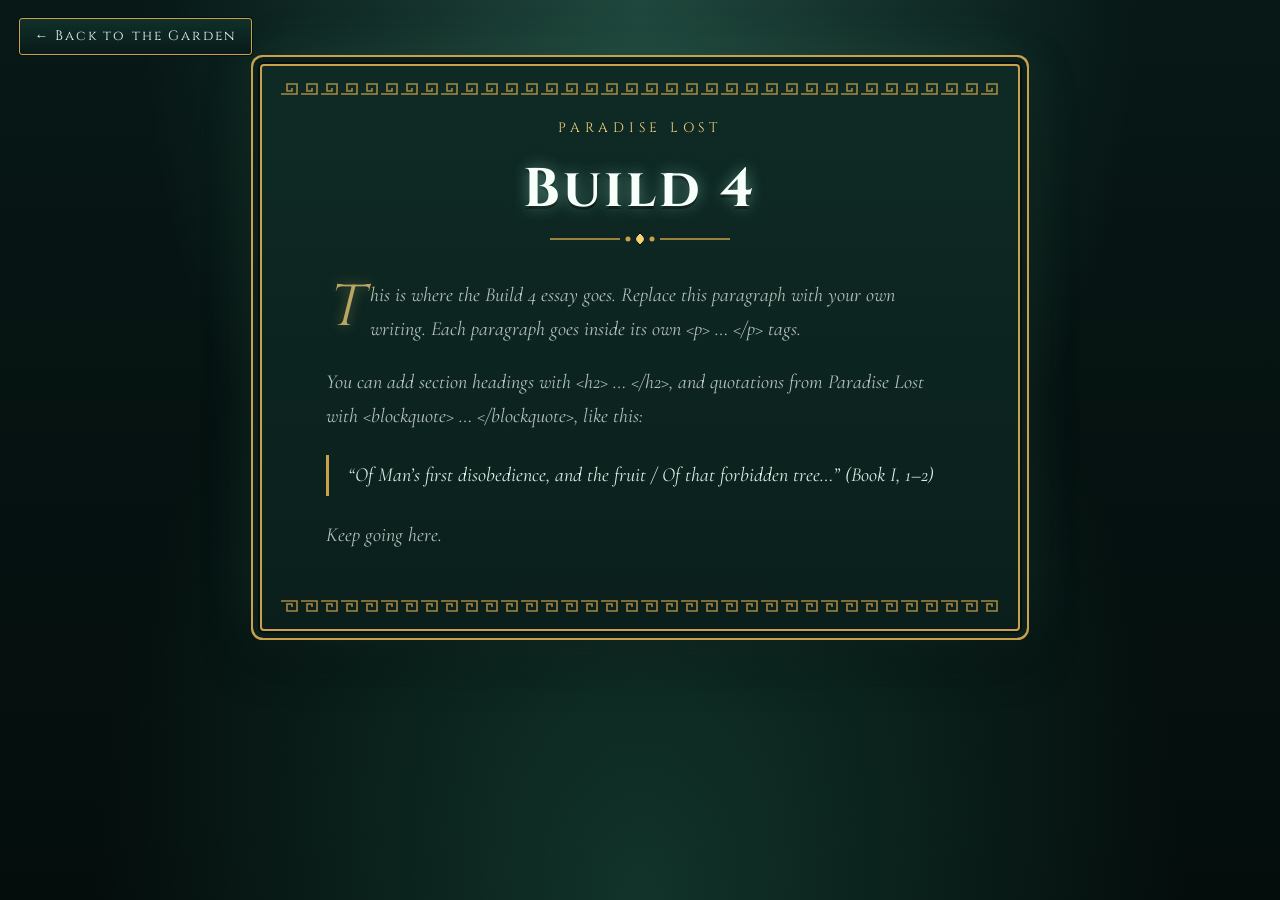
<file: eden/essays/build-4.html>
<!DOCTYPE html>
<html lang="en">
<head>
  <meta charset="UTF-8" />
  <meta name="viewport" content="width=device-width, initial-scale=1.0" />
  <title>Build 4 | The Garden of Eden</title>
  <link rel="preconnect" href="https://fonts.googleapis.com" />
  <link rel="preconnect" href="https://fonts.gstatic.com" crossorigin />
  <link href="https://fonts.googleapis.com/css2?family=Cinzel:wght@500;700&family=Cormorant+Garamond:ital,wght@0,500;1,500&display=swap" rel="stylesheet" />
  <link rel="stylesheet" href="essay.css?v=2" />
</head>
<body>
  <a class="back" href="../index.html">← Back to the Garden</a>
  <article class="scroll">
    <p class="kicker">Paradise Lost</p>
    <h1>Build 4</h1>
    <svg class="divider" viewBox="0 0 180 14" aria-hidden="true">
      <path d="M0 7 H70 M110 7 H180" stroke="#c9a14a" stroke-width="1.5"/>
      <path d="M90 1 C96 7 96 7 90 13 C84 7 84 7 90 1 Z" fill="#f3d27a" stroke="#06110f"/>
      <circle cx="78" cy="7" r="2.5" fill="#c9a14a"/><circle cx="102" cy="7" r="2.5" fill="#c9a14a"/>
    </svg>

    <!-- ===== Replace everything below with your essay ===== -->
    <p class="drop placeholder">This is where the Build 4 essay goes. Replace this paragraph with your own writing. Each paragraph goes inside its own &lt;p&gt; … &lt;/p&gt; tags.</p>
    <p class="placeholder">You can add section headings with &lt;h2&gt; … &lt;/h2&gt;, and quotations from Paradise Lost with &lt;blockquote&gt; … &lt;/blockquote&gt;, like this:</p>
    <blockquote>“Of Man’s first disobedience, and the fruit / Of that forbidden tree…” (Book I, 1–2)</blockquote>
    <p class="placeholder">Keep going here.</p>
    <!-- ===== End of essay ===== -->
  </article>
</body>
</html>
</file>
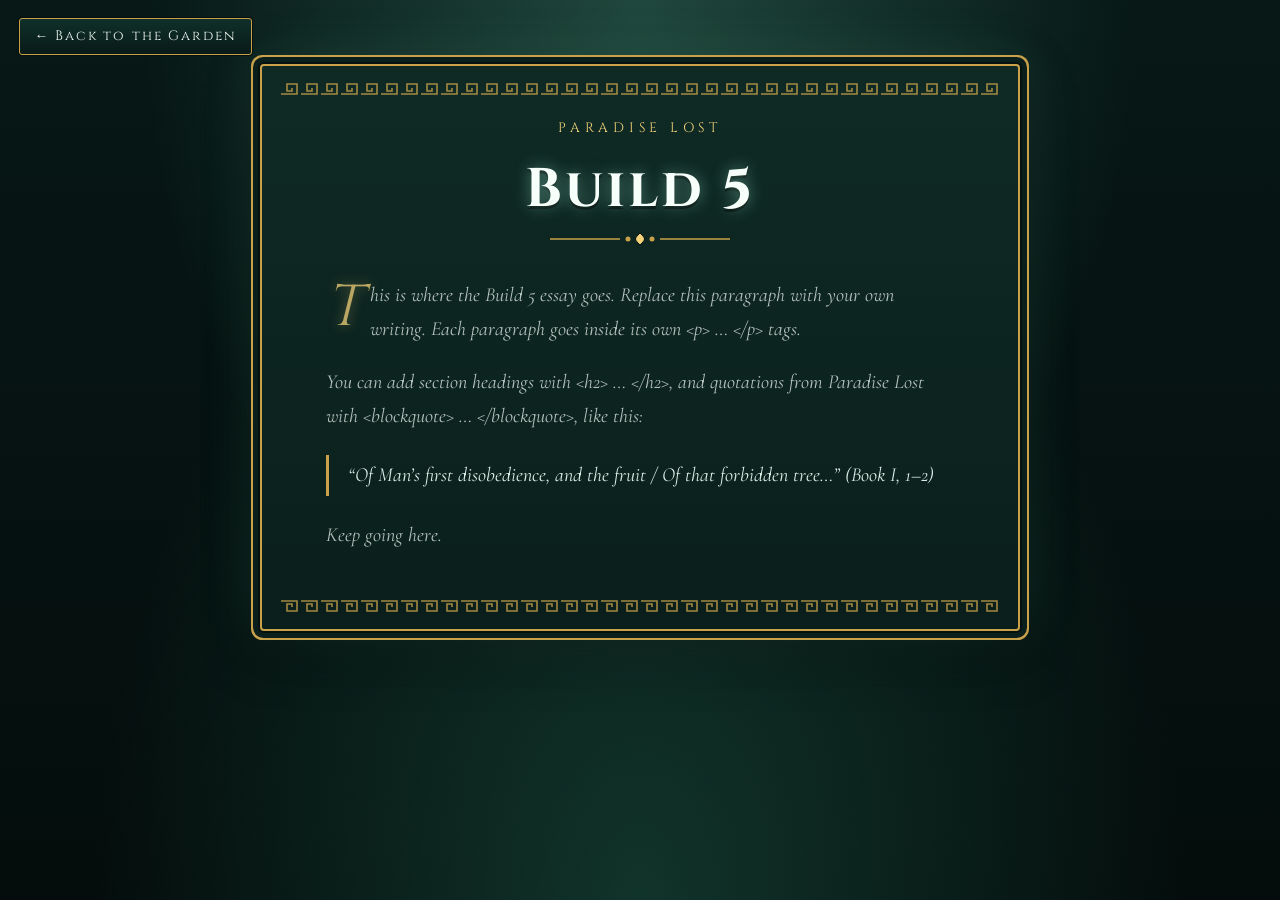
<file: eden/essays/build-5.html>
<!DOCTYPE html>
<html lang="en">
<head>
  <meta charset="UTF-8" />
  <meta name="viewport" content="width=device-width, initial-scale=1.0" />
  <title>Build 5 | The Garden of Eden</title>
  <link rel="preconnect" href="https://fonts.googleapis.com" />
  <link rel="preconnect" href="https://fonts.gstatic.com" crossorigin />
  <link href="https://fonts.googleapis.com/css2?family=Cinzel:wght@500;700&family=Cormorant+Garamond:ital,wght@0,500;1,500&display=swap" rel="stylesheet" />
  <link rel="stylesheet" href="essay.css?v=2" />
</head>
<body>
  <a class="back" href="../index.html">← Back to the Garden</a>
  <article class="scroll">
    <p class="kicker">Paradise Lost</p>
    <h1>Build 5</h1>
    <svg class="divider" viewBox="0 0 180 14" aria-hidden="true">
      <path d="M0 7 H70 M110 7 H180" stroke="#c9a14a" stroke-width="1.5"/>
      <path d="M90 1 C96 7 96 7 90 13 C84 7 84 7 90 1 Z" fill="#f3d27a" stroke="#06110f"/>
      <circle cx="78" cy="7" r="2.5" fill="#c9a14a"/><circle cx="102" cy="7" r="2.5" fill="#c9a14a"/>
    </svg>

    <!-- ===== Replace everything below with your essay ===== -->
    <p class="drop placeholder">This is where the Build 5 essay goes. Replace this paragraph with your own writing. Each paragraph goes inside its own &lt;p&gt; … &lt;/p&gt; tags.</p>
    <p class="placeholder">You can add section headings with &lt;h2&gt; … &lt;/h2&gt;, and quotations from Paradise Lost with &lt;blockquote&gt; … &lt;/blockquote&gt;, like this:</p>
    <blockquote>“Of Man’s first disobedience, and the fruit / Of that forbidden tree…” (Book I, 1–2)</blockquote>
    <p class="placeholder">Keep going here.</p>
    <!-- ===== End of essay ===== -->
  </article>
</body>
</html>
</file>
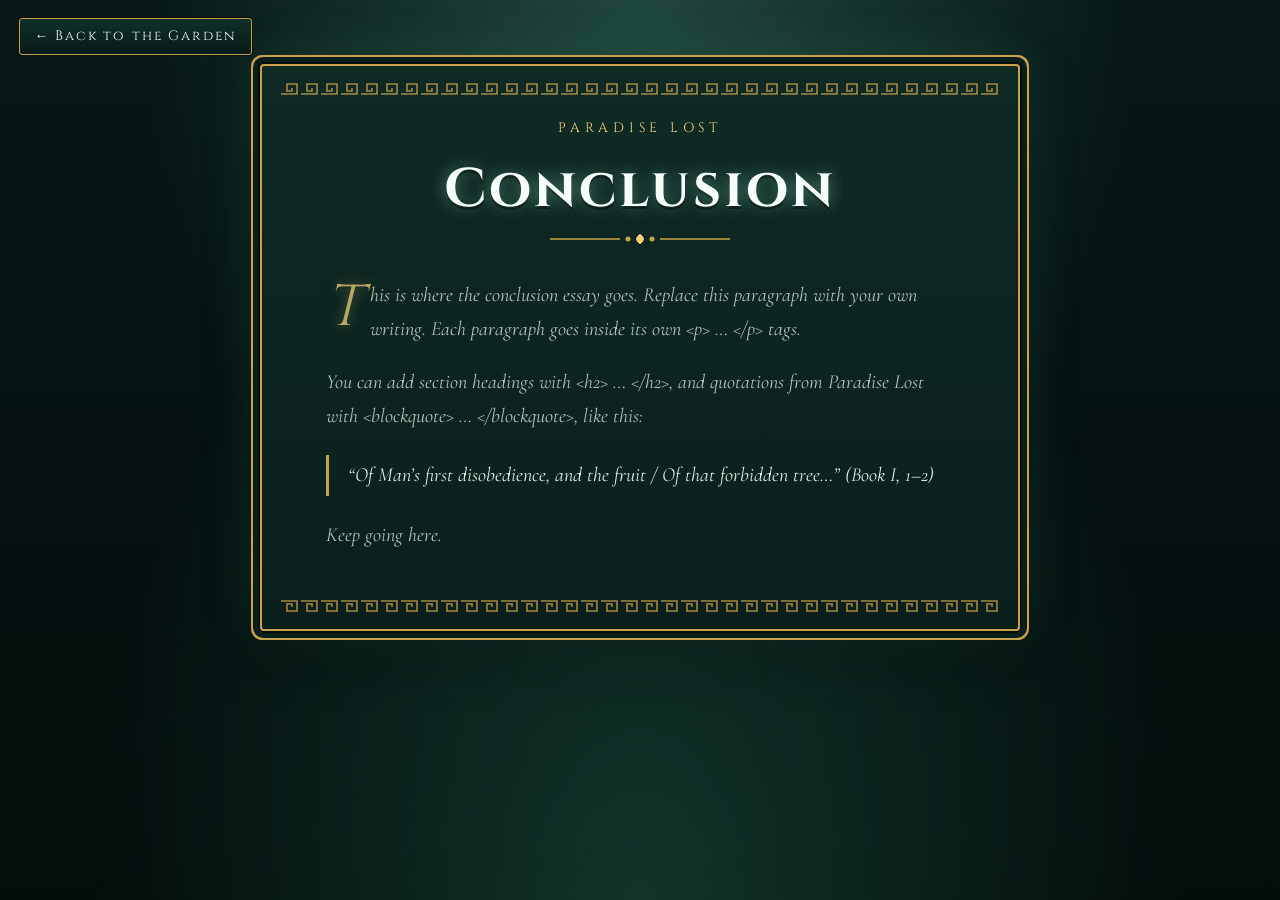
<file: eden/essays/conclusion.html>
<!DOCTYPE html>
<html lang="en">
<head>
  <meta charset="UTF-8" />
  <meta name="viewport" content="width=device-width, initial-scale=1.0" />
  <title>Conclusion | The Garden of Eden</title>
  <link rel="preconnect" href="https://fonts.googleapis.com" />
  <link rel="preconnect" href="https://fonts.gstatic.com" crossorigin />
  <link href="https://fonts.googleapis.com/css2?family=Cinzel:wght@500;700&family=Cormorant+Garamond:ital,wght@0,500;1,500&display=swap" rel="stylesheet" />
  <link rel="stylesheet" href="essay.css?v=2" />
</head>
<body>
  <a class="back" href="../index.html">← Back to the Garden</a>
  <article class="scroll">
    <p class="kicker">Paradise Lost</p>
    <h1>Conclusion</h1>
    <svg class="divider" viewBox="0 0 180 14" aria-hidden="true">
      <path d="M0 7 H70 M110 7 H180" stroke="#c9a14a" stroke-width="1.5"/>
      <path d="M90 1 C96 7 96 7 90 13 C84 7 84 7 90 1 Z" fill="#f3d27a" stroke="#06110f"/>
      <circle cx="78" cy="7" r="2.5" fill="#c9a14a"/><circle cx="102" cy="7" r="2.5" fill="#c9a14a"/>
    </svg>

    <!-- ===== Replace everything below with your essay ===== -->
    <p class="drop placeholder">This is where the conclusion essay goes. Replace this paragraph with your own writing. Each paragraph goes inside its own &lt;p&gt; … &lt;/p&gt; tags.</p>
    <p class="placeholder">You can add section headings with &lt;h2&gt; … &lt;/h2&gt;, and quotations from Paradise Lost with &lt;blockquote&gt; … &lt;/blockquote&gt;, like this:</p>
    <blockquote>“Of Man’s first disobedience, and the fruit / Of that forbidden tree…” (Book I, 1–2)</blockquote>
    <p class="placeholder">Keep going here.</p>
    <!-- ===== End of essay ===== -->
  </article>
</body>
</html>
</file>
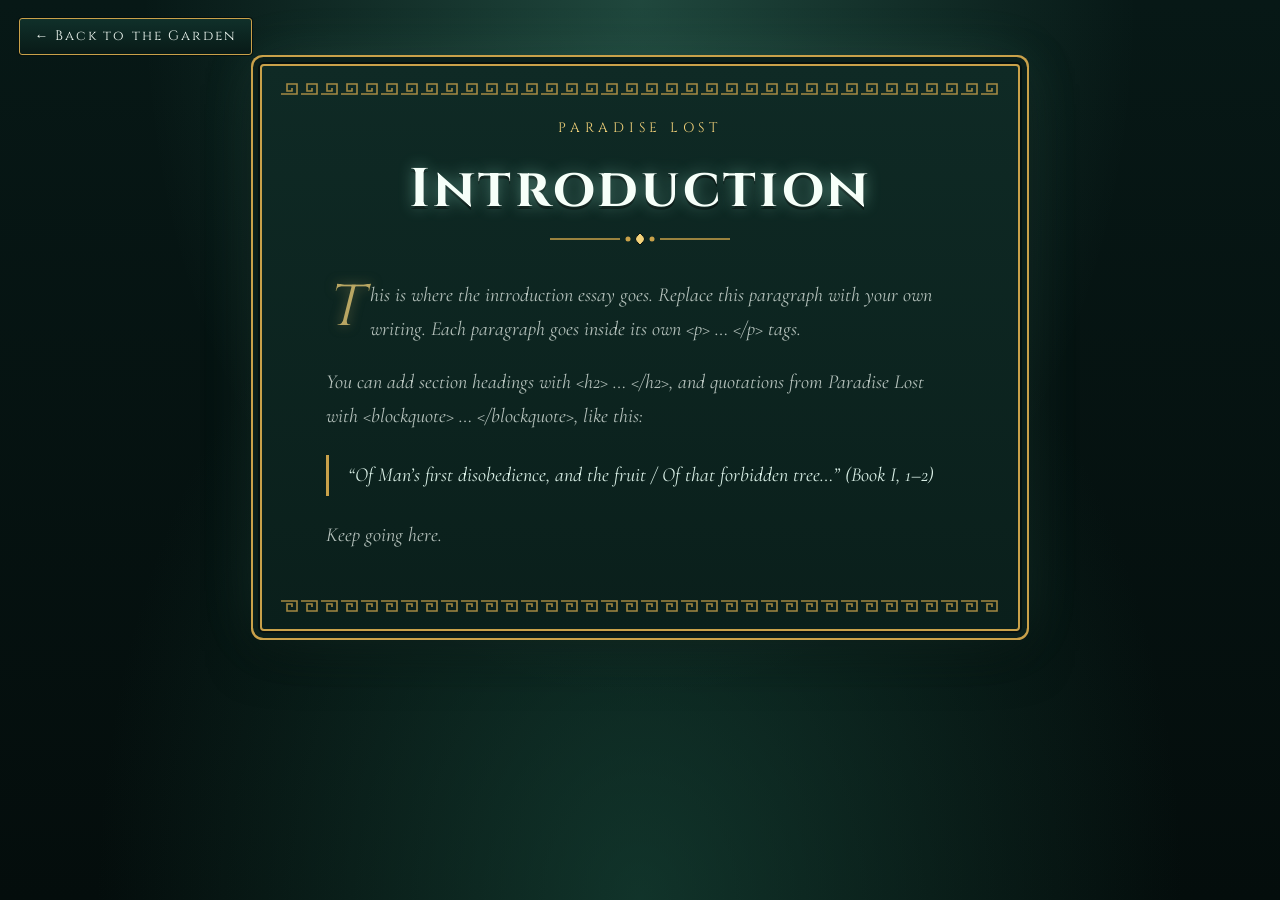
<file: eden/essays/introduction.html>
<!DOCTYPE html>
<html lang="en">
<head>
  <meta charset="UTF-8" />
  <meta name="viewport" content="width=device-width, initial-scale=1.0" />
  <title>Introduction | The Garden of Eden</title>
  <link rel="preconnect" href="https://fonts.googleapis.com" />
  <link rel="preconnect" href="https://fonts.gstatic.com" crossorigin />
  <link href="https://fonts.googleapis.com/css2?family=Cinzel:wght@500;700&family=Cormorant+Garamond:ital,wght@0,500;1,500&display=swap" rel="stylesheet" />
  <link rel="stylesheet" href="essay.css?v=2" />
</head>
<body>
  <a class="back" href="../index.html">← Back to the Garden</a>
  <article class="scroll">
    <p class="kicker">Paradise Lost</p>
    <h1>Introduction</h1>
    <svg class="divider" viewBox="0 0 180 14" aria-hidden="true">
      <path d="M0 7 H70 M110 7 H180" stroke="#c9a14a" stroke-width="1.5"/>
      <path d="M90 1 C96 7 96 7 90 13 C84 7 84 7 90 1 Z" fill="#f3d27a" stroke="#06110f"/>
      <circle cx="78" cy="7" r="2.5" fill="#c9a14a"/><circle cx="102" cy="7" r="2.5" fill="#c9a14a"/>
    </svg>

    <!-- ===== Replace everything below with your essay ===== -->
    <p class="drop placeholder">This is where the introduction essay goes. Replace this paragraph with your own writing. Each paragraph goes inside its own &lt;p&gt; … &lt;/p&gt; tags.</p>
    <p class="placeholder">You can add section headings with &lt;h2&gt; … &lt;/h2&gt;, and quotations from Paradise Lost with &lt;blockquote&gt; … &lt;/blockquote&gt;, like this:</p>
    <blockquote>“Of Man’s first disobedience, and the fruit / Of that forbidden tree…” (Book I, 1–2)</blockquote>
    <p class="placeholder">Keep going here.</p>
    <!-- ===== End of essay ===== -->
  </article>
</body>
</html>
</file>
<file: eden/garden.css>
:root {
  --ink: #06110f;
  --teal: #0f2f2a;
  --glow: #9ff5dc;
  --gold: #f0c860;
  --cream: #eaf7f0;
}

* { box-sizing: border-box; margin: 0; padding: 0; }
html { overflow: hidden; } /* only the fruit (or the return button) moves between Garden and Earth */
html, body { background: #11423a; color: var(--cream); }
body { font-family: "Cormorant Garamond", Georgia, serif; }

/* ---------- Garden ---------- */
.garden { position: relative; height: 100vh; height: 100dvh; overflow: hidden; }
#scene { position: absolute; inset: 0; width: 100%; height: 100%; display: block; }
.garden::after { /* dark vignette around the edges */
  content: ""; position: absolute; inset: 0; z-index: 1; pointer-events: none;
  background: radial-gradient(ellipse at 50% 45%, transparent 60%, rgba(4, 30, 24, 0.4) 100%);
}

.title {
  position: absolute; z-index: 3; top: 1.6rem; left: 0; right: 0; text-align: center; pointer-events: none;
}
.eyebrow {
  font-family: "Cinzel", serif; font-size: 0.85rem; letter-spacing: 0.4em; text-transform: uppercase;
  color: #ffe7a0; text-shadow: 0 0 2px #000, 0 1px 0 #000, 0 0 12px rgba(8, 32, 25, 0.9);
}
.title h1 {
  font-family: "Cinzel", serif; font-weight: 700; font-size: clamp(1.8rem, 4.2vw, 3.2rem); letter-spacing: 0.08em;
  color: #f4fff9; text-shadow: 0 0 18px rgba(159, 245, 220, 0.55), 0 3px 0 var(--ink), 0 0 2px var(--ink);
}
.hint {
  position: absolute; z-index: 3; bottom: 1.4rem; left: 0; right: 0; text-align: center; pointer-events: none;
  font-style: italic; font-size: 1.15rem; color: var(--cream); opacity: 0.85;
  text-shadow: 0 2px 6px #000;
}
.loading {
  position: absolute; z-index: 6; inset: 0; display: grid; place-items: center; background: #040d0c;
  font-family: "Cinzel", serif; letter-spacing: 0.2em; color: var(--glow); transition: opacity 1.2s;
}
.loading.done { opacity: 0; pointer-events: none; }

/* ---------- Apples ---------- */
#apples { position: absolute; inset: 0; z-index: 2; pointer-events: none; }
.apple {
  position: absolute; pointer-events: auto; cursor: pointer;
  width: var(--size); height: var(--size); margin: calc(var(--size) / -2) 0 0 calc(var(--size) / -2);
  background: none; border: none; padding: 0; color: inherit;
  transition: transform 0.25s ease;
}
.apple svg {
  width: 100%; height: 100%; display: block; overflow: visible;
  filter: drop-shadow(0 0 6px rgba(255, 90, 60, 0.55)) drop-shadow(0 3px 2px rgba(0, 0, 0, 0.6));
  animation: sway 4s ease-in-out infinite; transform-origin: 50% 8%;
  transition: filter 0.25s;
}
.apple:nth-child(2n) svg { animation-delay: -1.3s; }
.apple:nth-child(3n) svg { animation-delay: -2.6s; }
@keyframes sway { 0%, 100% { transform: rotate(-4deg); } 50% { transform: rotate(4deg); } }
.apple:hover, .apple:focus-visible { transform: scale(1.18); outline: none; }
.apple:hover svg, .apple:focus-visible svg {
  filter: drop-shadow(0 0 14px rgba(255, 140, 100, 0.95)) drop-shadow(0 0 30px rgba(255, 90, 60, 0.6));
}
.plaque {
  position: absolute; left: 50%; top: 100%; transform: translate(-50%, 6px); white-space: nowrap;
  font-family: "Cinzel", serif; font-size: max(0.7rem, calc(var(--size) * 0.22)); letter-spacing: 0.08em;
  padding: 0.18em 0.75em; border-radius: 3px;
  background: linear-gradient(#10302a, #081a17); color: #f4fff9;
  border: 1.5px solid #b8933c; box-shadow: 0 0 0 1px var(--ink), 0 4px 10px rgba(0, 0, 0, 0.6);
  transition: background 0.25s, color 0.25s;
}
.apple:hover .plaque, .apple:focus-visible .plaque { background: linear-gradient(#f3d27a, #c89632); color: var(--ink); }

/* The Forbidden Fruit */
.apple.golden svg {
  filter: drop-shadow(0 0 10px rgba(255, 214, 110, 0.95)) drop-shadow(0 0 28px rgba(255, 190, 60, 0.7));
  animation: sway 5s ease-in-out infinite, pulse 2.4s ease-in-out infinite;
}
@keyframes pulse { 50% { filter: drop-shadow(0 0 16px rgba(255, 230, 140, 1)) drop-shadow(0 0 44px rgba(255, 190, 60, 0.85)); } }
.apple.golden .rays {
  position: absolute; inset: -95%; border-radius: 50%; pointer-events: none; z-index: -1;
  background:
    radial-gradient(circle, rgba(255, 236, 160, 0.55) 0 18%, rgba(255, 210, 90, 0.18) 38%, transparent 62%),
    repeating-conic-gradient(from 0deg, rgba(255, 230, 150, 0.26) 0 6deg, transparent 6deg 22deg);
  -webkit-mask: radial-gradient(circle, #000 25%, transparent 66%); mask: radial-gradient(circle, #000 25%, transparent 66%);
  animation: spin 22s linear infinite;
}
@keyframes spin { to { transform: rotate(360deg); } }
.apple.golden .plaque {
  font-size: max(0.78rem, calc(var(--size) * 0.17));
  background: linear-gradient(#f6dc8a, #c8902c); color: var(--ink); border-color: #fff3c4;
  box-shadow: 0 0 0 1px var(--ink), 0 0 16px rgba(255, 210, 90, 0.7);
}
.apple.falling { position: fixed; z-index: 20; transition: none; pointer-events: none; }
.apple.falling .plaque { opacity: 0; transition: opacity 0.3s; }

/* ---------- Flash ---------- */
.flash {
  position: fixed; inset: 0; z-index: 30; pointer-events: none; opacity: 0;
  background: radial-gradient(circle at 50% 50%, #fffbe6 0%, #ffd970 35%, rgba(255, 190, 60, 0) 75%);
}

/* ---------- Earth (placeholder until its design arrives) ---------- */
.earth {
  position: relative; height: 100vh; height: 100dvh; display: grid; place-items: center; text-align: center;
  background:
    radial-gradient(ellipse at 50% 60%, rgba(240, 200, 96, 0.18), transparent 55%),
    radial-gradient(ellipse at 50% 120%, #2b4a2a, transparent 60%),
    linear-gradient(#071412, #0d1f18 60%, #1a2a16);
}
.earth-inner { max-width: 640px; padding: 2rem; opacity: 0; transform: translateY(20px); transition: opacity 1.2s, transform 1.2s; }
.earth.shown .earth-inner { opacity: 1; transform: none; }
.earth h2 {
  font-family: "Cinzel", serif; font-size: clamp(3rem, 9vw, 6rem); letter-spacing: 0.12em; color: #fff6d8;
  text-shadow: 0 0 24px rgba(240, 200, 96, 0.6), 0 3px 0 var(--ink);
}
.earth-text { font-size: 1.3rem; font-style: italic; margin: 0.6rem 0 2rem; opacity: 0.85; }
.return {
  font-family: "Cinzel", serif; font-size: 0.95rem; letter-spacing: 0.15em; cursor: pointer;
  padding: 0.7rem 1.6rem; color: #f4fff9; background: linear-gradient(#10302a, #081a17);
  border: 1.5px solid #b8933c; border-radius: 3px; box-shadow: 0 0 0 1px var(--ink), 0 0 18px rgba(159, 245, 220, 0.25);
  transition: background 0.25s, color 0.25s;
}
.return:hover, .return:focus-visible { background: linear-gradient(#f3d27a, #c89632); color: var(--ink); outline: none; }

@media (max-width: 700px) {
  .title { top: 1rem; }
  .eyebrow { font-size: 0.7rem; }
  .hint { font-size: 1rem; }
}
@media (prefers-reduced-motion: reduce) {
  .apple svg, .apple.golden .rays { animation: none; }
}

/* ---------- Heading, intro and bottom link ---------- */
.title { top: 1.2rem; }
.title h1 { text-shadow: 0 0 2px var(--ink), 0 3px 0 var(--ink), 0 0 22px rgba(8, 40, 32, 0.85); font-size: clamp(2.6rem, 6vw, 4.6rem); letter-spacing: 0.16em; text-transform: uppercase; line-height: 1.05; margin-top: 0.2rem; }
.rule { width: 11rem; height: 1px; margin: 0.7rem auto 0.6rem; background: linear-gradient(90deg, transparent, rgba(255, 220, 130, 0.9), transparent); }
.intro {
  max-width: 31rem; margin: 0 auto; padding: 0.45rem 1.1rem; font-size: 1.05rem; text-wrap: balance;
  background: rgba(8, 40, 32, 0.5); border-radius: 6px; backdrop-filter: blur(2px); line-height: 1.45;
  color: #f4fff9; text-shadow: 0 0 2px #000, 0 2px 10px rgba(8, 32, 25, 0.95);
}
.bottom {
  position: absolute; z-index: 3; left: 0; right: 0; bottom: 1rem;
  display: flex; flex-direction: column; align-items: center; gap: 0.45rem;
}
.island-link {
  font-family: "Cinzel", serif; font-size: 0.78rem; letter-spacing: 0.28em; text-transform: uppercase; text-decoration: none;
  color: #ffe7a0; padding: 0.7rem 1.4rem; border: 1px solid rgba(240, 200, 96, 0.55);
  background: rgba(8, 32, 25, 0.6); backdrop-filter: blur(3px); transition: background 0.25s, border-color 0.25s;
}
.island-link span { display: inline-block; transition: transform 0.25s; }
.island-link:hover, .island-link:focus-visible { background: rgba(240, 200, 96, 0.18); border-color: rgba(240, 200, 96, 0.95); outline: none; }
.island-link:hover span { transform: translateX(4px); }
.tagline { font-family: "Cinzel", serif; font-size: 0.62rem; letter-spacing: 0.4em; text-transform: uppercase; color: rgba(244, 255, 249, 0.7); text-shadow: 0 1px 4px #000; }
@media (max-width: 700px) {
  .intro { font-size: 0.92rem; max-width: 20rem; }
  .island-link { font-size: 0.68rem; letter-spacing: 0.2em; padding: 0.55rem 1rem; }
}

/* ---------- Painted version ---------- */
#fx { position: absolute; inset: 0; width: 100%; height: 100%; display: block; pointer-events: none; z-index: 1; }
.garden { background: #0d3a30 url("images/garden-bg.jpg") center / cover; }
.no-gl #scene { display: none; }
.no-gl .garden::before {
  content: ""; position: absolute; left: 50%; bottom: 4rem; transform: translateX(-50%);
  width: min(80vw, 70vh); aspect-ratio: 1; background: url("images/tree.jpg") center / cover;
  -webkit-mask: radial-gradient(closest-side, #000 65%, transparent); mask: radial-gradient(closest-side, #000 65%, transparent);
}
</file>
<file: story/story.css>
:root {
  --cream: #f6ecd6;
  --gold: #e2bd6a;
  --ink: #1c1712;
}

* { box-sizing: border-box; margin: 0; padding: 0; }
html { scroll-behavior: smooth; }
body {
  background: #120f0c; color: var(--cream);
  font-family: "EB Garamond", Georgia, serif; font-size: 1.12rem; line-height: 1.6;
}

/* ---------- Scenes ---------- */
/* Each scene is taller than the screen; the painting stays pinned while you scroll through it */
.scene { position: relative; height: 190vh; }
.scene.hero { height: 170vh; }
.stage { position: sticky; top: 0; height: 100vh; overflow: hidden; }
.layers { position: absolute; inset: 0; }
.layers canvas {
  position: absolute; left: 0; top: 0; width: 100%; height: 120%;
  will-change: transform;
}
/* gentle vignette over each painting */
.stage::after {
  content: ""; position: absolute; inset: 0; pointer-events: none;
  background: radial-gradient(ellipse at 50% 45%, transparent 55%, rgba(10, 8, 6, 0.55) 100%);
}

/* ---------- Text panels ---------- */
.panel {
  position: absolute; z-index: 2; top: 50%; transform: translateY(-50%);
  width: min(460px, 86vw); padding: 2rem 2.2rem;
  background: rgba(20, 15, 10, 0.5); backdrop-filter: blur(4px);
  border: 1px solid rgba(226, 189, 106, 0.45); border-radius: 3px;
  box-shadow: 0 10px 40px rgba(0, 0, 0, 0.35);
  opacity: 0; transition: opacity 0.2s linear;
}
.panel.left { left: 6vw; }
.panel.right { right: 6vw; }
.panel.center {
  left: 50%; transform: translate(-50%, -50%); text-align: center; width: min(640px, 90vw);
  background: rgba(20, 15, 10, 0.32);
}
.hero .panel { background: none; border: none; box-shadow: none; backdrop-filter: none; }

.kicker, .numeral {
  font-family: "Cormorant Garamond", serif; color: var(--gold);
  letter-spacing: 0.3em; text-transform: uppercase; font-size: 0.95rem;
}
.numeral { font-size: 1.5rem; letter-spacing: 0.1em; }
h1, h2 { font-family: "Cormorant Garamond", serif; font-weight: 600; line-height: 1; }
h1 { font-size: clamp(3.4rem, 10vw, 7rem); text-shadow: 0 3px 24px rgba(0, 0, 0, 0.55); }
h2 { font-size: clamp(2.4rem, 5vw, 3.4rem); margin: 0.2rem 0 1rem; }
.sub {
  font-family: "Cormorant Garamond", serif; font-style: italic; font-size: 1.6rem;
  margin: 0.4rem 0 1.4rem; text-shadow: 0 2px 12px rgba(0, 0, 0, 0.6);
}
h2::after {
  content: ""; display: block; width: 70px; height: 2px; margin-top: 0.8rem;
  background: linear-gradient(90deg, var(--gold), transparent);
}
blockquote {
  font-family: "Cormorant Garamond", serif; font-style: italic; font-size: 1.3rem; line-height: 1.45;
  margin: 0 0 1rem; text-shadow: 0 1px 8px rgba(0, 0, 0, 0.5);
}
blockquote.big { font-size: clamp(1.6rem, 3.4vw, 2.3rem); }
cite {
  display: block; margin-top: 0.5rem; font-style: normal; font-size: 0.85rem;
  letter-spacing: 0.18em; text-transform: uppercase; color: var(--gold);
}
.more {
  display: inline-block; margin-top: 0.8rem; padding: 0.45rem 1.2rem;
  border: 1px solid var(--gold); color: var(--gold); text-decoration: none;
  font-family: "Cormorant Garamond", serif; font-size: 1.05rem; letter-spacing: 0.12em; text-transform: uppercase;
  transition: background 0.2s, color 0.2s;
}
.more:hover { background: var(--gold); color: var(--ink); }
.more::after { content: " →"; }
.scroll-cue { margin-top: 1.2rem; font-style: italic; opacity: 0.85; }
.scroll-cue span { display: inline-block; animation: bob 1.8s ease-in-out infinite; }
@keyframes bob { 50% { transform: translateY(6px); } }
.credits { margin-top: 1.5rem; letter-spacing: 0.2em; text-transform: uppercase; font-size: 0.85rem; color: var(--gold); }

/* ---------- Lightning in the Fall ---------- */
.flash {
  position: absolute; inset: 0; z-index: 1; pointer-events: none; background: #fff; opacity: 0;
  animation: lightning 7s infinite;
}
@keyframes lightning {
  0%, 62%, 66%, 70%, 100% { opacity: 0; }
  63% { opacity: 0.35; } 64% { opacity: 0.05; } 65% { opacity: 0.25; }
}

/* ---------- Top bar and chapter dots ---------- */
.topbar {
  position: fixed; z-index: 10; top: 0; left: 0; right: 0;
  display: flex; justify-content: space-between; align-items: center; padding: 1rem 1.6rem;
  pointer-events: none;
}
.topbar a {
  pointer-events: auto; color: var(--cream); text-decoration: none; text-shadow: 0 1px 6px rgba(0, 0, 0, 0.7);
  font-family: "Cormorant Garamond", serif; letter-spacing: 0.2em; text-transform: uppercase; font-size: 0.95rem;
}
.topbar .switch { opacity: 0.8; font-size: 0.8rem; }
.dots {
  position: fixed; z-index: 10; right: 1.4rem; top: 50%; transform: translateY(-50%);
  display: flex; flex-direction: column; gap: 0.9rem;
}
.dots a {
  position: relative; display: block; width: 11px; height: 11px; border-radius: 50%;
  border: 1.5px solid var(--cream); background: transparent; transition: background 0.3s, transform 0.3s;
}
.dots a.active { background: var(--gold); border-color: var(--gold); transform: scale(1.25); }
.dots a span {
  position: absolute; right: 22px; top: 50%; transform: translateY(-50%); white-space: nowrap;
  font-family: "Cormorant Garamond", serif; font-size: 0.95rem; letter-spacing: 0.08em;
  opacity: 0; transition: opacity 0.2s; text-shadow: 0 1px 6px rgba(0, 0, 0, 0.8);
}
.dots a:hover span, .dots a:focus span { opacity: 1; }

/* ---------- Painterly canvas grain over everything ---------- */
.grain {
  position: fixed; inset: 0; z-index: 5; pointer-events: none; opacity: 0.16; mix-blend-mode: overlay;
  background-image: url("data:image/svg+xml;utf8,<svg xmlns='http://www.w3.org/2000/svg' width='220' height='220'><filter id='n'><feTurbulence type='fractalNoise' baseFrequency='0.85' numOctaves='3' stitchTiles='stitch'/><feColorMatrix values='0 0 0 0 0.5  0 0 0 0 0.45  0 0 0 0 0.4  0 0 0 0.9 0'/></filter><rect width='100%' height='100%' filter='url(%23n)'/></svg>");
}

.toast {
  position: fixed; z-index: 20; bottom: 2rem; left: 50%; transform: translate(-50%, 20px);
  padding: 0.6rem 1.4rem; background: rgba(20, 15, 10, 0.85); border: 1px solid var(--gold);
  font-family: "Cormorant Garamond", serif; font-size: 1.1rem; opacity: 0; pointer-events: none;
  transition: opacity 0.3s, transform 0.3s;
}
.toast.show { opacity: 1; transform: translate(-50%, 0); }

/* ---------- Phones ---------- */
@media (max-width: 700px) {
  .panel.left, .panel.right { left: 50%; right: auto; transform: translate(-50%, 0); top: auto; bottom: 7vh; padding: 1.3rem 1.4rem; }
  blockquote { font-size: 1.1rem; }
  body { font-size: 1rem; }
  .dots { right: 0.6rem; }
}

@media (prefers-reduced-motion: reduce) {
  html { scroll-behavior: auto; }
  .flash, .scroll-cue span { animation: none; }
}

/* =========================================================
   Paper cut-out look (overrides the rules above)
   ========================================================= */
:root { --paper: #fbf5e8; --ink: #2b2420; --accent: #b5523a; }
body { background: #efe4cf; color: var(--ink); }
.stage::after { background: none; }
.panel {
  background: var(--paper); color: var(--ink); backdrop-filter: none;
  border: none; border-radius: 4px;
  box-shadow: 0 1px 0 rgba(255, 255, 255, 0.6) inset, 0 3px 6px rgba(40, 25, 10, 0.18), 0 16px 34px rgba(40, 25, 10, 0.32);
}
.panel.center { background: var(--paper); }
.panel blockquote, .panel h1, .panel h2, .panel .sub { text-shadow: none; }
.kicker, .numeral, cite, .credits { color: var(--accent); }
h2::after { background: linear-gradient(90deg, var(--accent), transparent); }
.more { border-color: var(--accent); color: var(--accent); border-radius: 3px; }
.more:hover { background: var(--accent); color: var(--paper); }
/* opening title sits on the paper sky, not a card */
.hero .panel { background: none; box-shadow: none; }
.hero h1 { color: #3a2a22; text-shadow: 0 2px 0 rgba(255, 245, 230, 0.6); }
.hero .sub, .hero blockquote, .hero .scroll-cue { color: #4a3528; }
.hero blockquote {
  display: inline-block; background: rgba(251, 245, 232, 0.94); padding: 0.9rem 1.4rem; border-radius: 4px;
  box-shadow: 0 8px 22px rgba(40, 25, 10, 0.2);
}
/* top bar and dots as little paper tags */
.topbar a {
  color: var(--ink); text-shadow: none; background: var(--paper); padding: 0.3rem 0.8rem; border-radius: 3px;
  box-shadow: 0 3px 8px rgba(40, 25, 10, 0.25);
}
.dots a { border-color: var(--ink); background: var(--paper); box-shadow: 0 2px 5px rgba(40, 25, 10, 0.35); }
.dots a.active { background: var(--accent); border-color: var(--accent); }
.dots a span {
  color: var(--ink); text-shadow: none; background: var(--paper); padding: 0.1rem 0.5rem; border-radius: 3px;
  box-shadow: 0 2px 6px rgba(40, 25, 10, 0.25);
}
.grain { opacity: 0.08; mix-blend-mode: multiply; }
.toast { background: var(--paper); color: var(--ink); border: none; box-shadow: 0 8px 20px rgba(40, 25, 10, 0.3); }
@media (max-width: 700px) {
  .hero blockquote { font-size: 1rem; }
}
.topbar a { white-space: nowrap; }
@media (max-width: 700px) {
  .topbar { padding: 0.7rem 0.8rem; }
  .topbar a { font-size: 0.72rem; letter-spacing: 0.12em; padding: 0.25rem 0.55rem; }
}
</file>
<file: eden/essays/essay.css>
:root { --ink: #06110f; --gold: #c9a14a; --gold-hi: #f3d27a; --cream: #eef7f1; --glow: #9ff5dc; }
* { box-sizing: border-box; margin: 0; padding: 0; }
body {
  min-height: 100vh; color: var(--cream); font-family: "Cormorant Garamond", Georgia, serif; font-size: 1.25rem; line-height: 1.7;
  background:
    radial-gradient(ellipse at 50% 0%, rgba(120, 240, 200, 0.22), transparent 55%),
    radial-gradient(ellipse at 50% 100%, rgba(30, 90, 72, 0.5), transparent 60%),
    linear-gradient(#071816, #040d0c);
  padding: 4rem 1.2rem 5rem;
}
.back {
  position: fixed; top: 1.1rem; left: 1.2rem; z-index: 2; text-decoration: none;
  font-family: "Cinzel", serif; font-size: 0.85rem; letter-spacing: 0.15em; color: var(--cream);
  padding: 0.4rem 0.9rem; background: linear-gradient(#10302a, #081a17);
  border: 1.5px solid var(--gold); border-radius: 3px; box-shadow: 0 0 0 1px var(--ink);
}
.back:hover, .back:focus-visible { background: linear-gradient(var(--gold-hi), var(--gold)); color: var(--ink); outline: none; }
.scroll {
  position: relative; max-width: 760px; margin: 0 auto; padding: 3.2rem clamp(1.4rem, 6vw, 4rem) 3.6rem;
  background: linear-gradient(#0f2a25, #0a1f1b);
  border: 2px solid var(--gold); border-radius: 4px;
  box-shadow: 0 0 0 2px var(--ink), 0 0 0 7px #0a1f1b, 0 0 0 9px var(--gold), 0 0 60px rgba(120, 240, 200, 0.15), 0 20px 50px rgba(0, 0, 0, 0.6);
}
/* Greek key band along the top and bottom */
.scroll::before, .scroll::after {
  content: ""; position: absolute; left: 1.2rem; right: 1.2rem; height: 14px; opacity: 0.8;
  background: url("data:image/svg+xml;utf8,<svg xmlns='http://www.w3.org/2000/svg' width='20' height='14'><path d='M0 12 H16 V2 H6 V9 H11 V6' fill='none' stroke='%23c9a14a' stroke-width='1.6'/></svg>") repeat-x;
}
.scroll::before { top: 1rem; }
.scroll::after { bottom: 1rem; transform: scaleY(-1); }
.kicker { font-family: "Cinzel", serif; font-size: 0.85rem; letter-spacing: 0.35em; text-transform: uppercase; color: var(--gold-hi); text-align: center; }
h1 {
  font-family: "Cinzel", serif; font-weight: 700; text-align: center; letter-spacing: 0.06em;
  font-size: clamp(2.2rem, 6vw, 3.4rem); line-height: 1.15; margin: 0.4rem 0 0.6rem; color: #f6fff9;
  text-shadow: 0 0 16px rgba(159, 245, 220, 0.45), 0 3px 0 var(--ink);
}
.divider { display: block; width: 180px; height: 14px; margin: 0 auto 2rem; }
p { margin-bottom: 1.2rem; }
p.placeholder { opacity: 0.75; font-style: italic; }
h2 { font-family: "Cinzel", serif; font-size: 1.4rem; letter-spacing: 0.06em; color: var(--gold-hi); margin: 2rem 0 0.8rem; }
blockquote { border-left: 3px solid var(--gold); padding: 0.2rem 0 0.2rem 1.2rem; margin: 1.4rem 0; font-style: italic; color: #d9efe6; }
.drop::first-letter { float: left; font-family: "Cinzel", serif; font-size: 3.6rem; line-height: 0.9; padding: 0.3rem 0.5rem 0 0; color: var(--gold-hi); text-shadow: 0 0 12px rgba(243, 210, 122, 0.5); }
</file>
